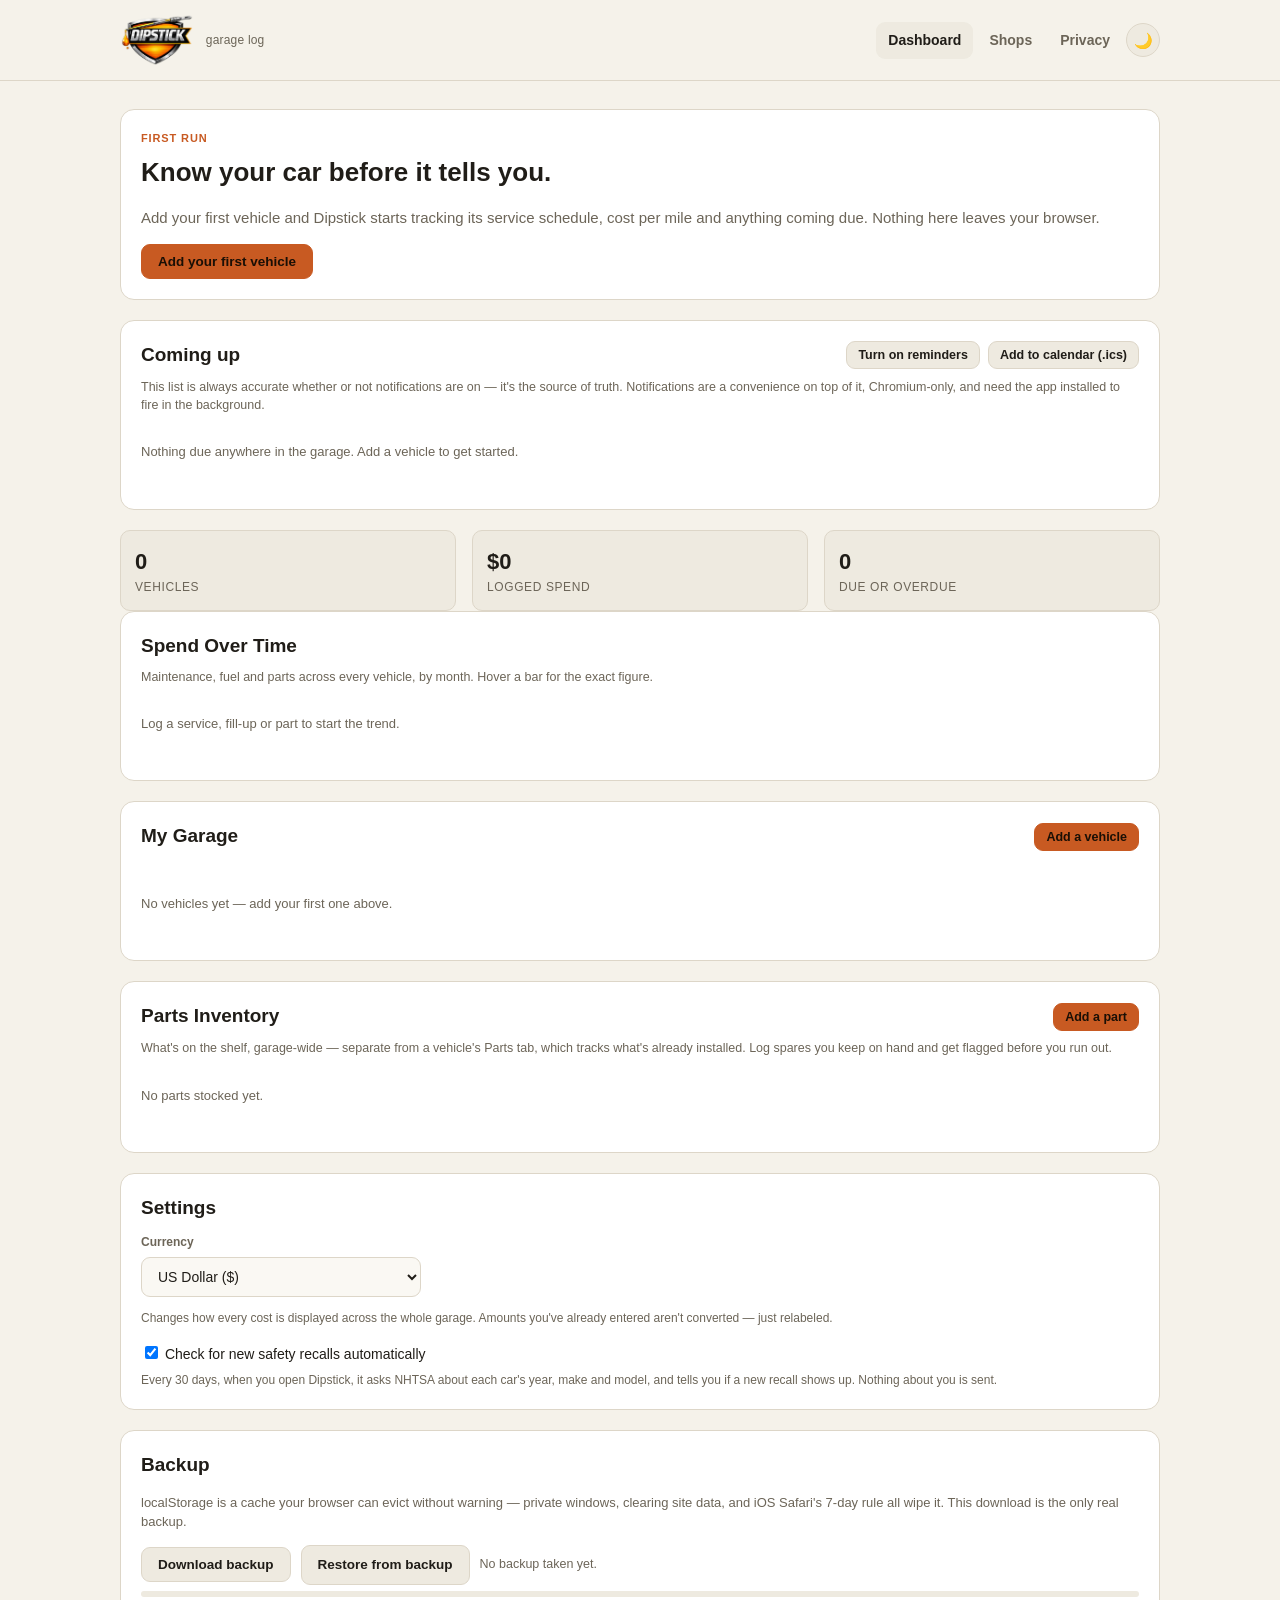
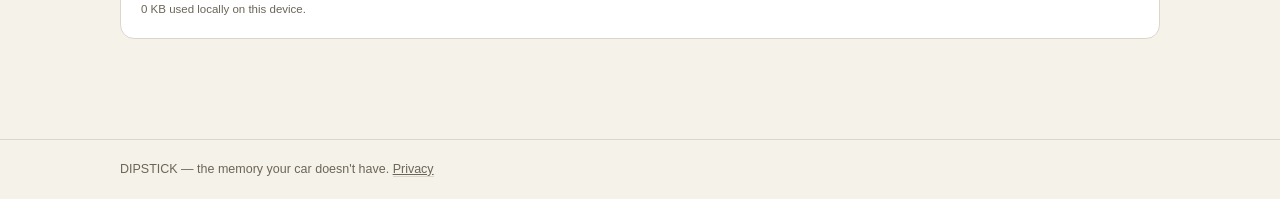
<file: index.html>
<!doctype html>
<html lang="en">
<head>
<meta charset="utf-8">
<script>(function(){try{var t=localStorage.getItem('dipstick.theme');if(t==='light'||t==='dark')document.documentElement.setAttribute('data-theme',t);}catch(e){}})();</script>
<meta name="viewport" content="width=device-width, initial-scale=1, viewport-fit=cover">
<title>Dipstick — Garage Dashboard</title>
<meta name="description" content="Vehicle maintenance, repair records and reminders that live on your device — no account, no server.">
<link rel="manifest" href="manifest.json">
<meta name="theme-color" content="#0b0d10">
<link rel="apple-touch-icon" href="icon-192.png">
<link rel="icon" href="favicon.png">
<link rel="stylesheet" href="app.css?v=20261012c">
</head>
<body>
<header>
  <div class="wrap">
    <a class="brand" href="index.html"><img class="mark" src="logo-mark.png" alt="Dipstick"><span class="tag">garage log</span></a>
    <nav>
      <a href="index.html" class="active">Dashboard</a>
      <a href="providers.html">Shops</a>
      <a href="privacy.html">Privacy</a>
      <button id="themeToggle" class="theme-toggle" type="button" aria-label="Toggle theme"></button>
    </nav>
  </div>
</header>

<main>
  <div class="wrap">

    <section id="setupSection" class="panel" style="display:none">
      <div class="kicker">First run</div>
      <h1>Know your car before it tells you.</h1>
      <p class="muted">Add your first vehicle and Dipstick starts tracking its service schedule, cost per mile and anything coming due. Nothing here leaves your browser.</p>
      <button class="btn primary" id="setupAddBtn" type="button">Add your first vehicle</button>
    </section>

    <section class="panel" id="remindersPanel">
      <div style="display:flex;align-items:center;justify-content:space-between;flex-wrap:wrap;gap:10px">
        <h2 style="margin:0">Coming up<span class="badge-count" id="overdueBadge" style="display:none"></span></h2>
        <div style="display:flex;gap:8px;flex-wrap:wrap">
          <button class="btn sm" id="remindersToggleBtn" type="button">Turn on reminders</button>
          <button class="btn sm" id="remindersTestBtn" type="button" style="display:none">Send a test</button>
          <button class="btn sm" id="icsExportBtn" type="button">Add to calendar (.ics)</button>
        </div>
      </div>
      <p class="muted" style="font-size:12.5px;margin:8px 0 4px" id="remindersHint">This list is always accurate whether or not notifications are on — it's the source of truth. Notifications are a convenience on top of it, Chromium-only, and need the app installed to fire in the background.</p>
      <div id="dueList"></div>
      <p class="empty-note" id="dueEmpty" style="display:none">Nothing due anywhere in the garage. Add a vehicle to get started.</p>
    </section>

    <section class="grid cols-3" id="fleetStats"></section>

    <section class="panel">
      <div style="display:flex;align-items:center;justify-content:space-between;flex-wrap:wrap;gap:10px">
        <h2 style="margin:0">Spend Over Time</h2>
        <span class="muted" id="spendChartTotal" style="font-size:12.5px"></span>
      </div>
      <p class="muted" style="font-size:12.5px;margin:8px 0 12px">Maintenance, fuel and parts across every vehicle, by month. Hover a bar for the exact figure.</p>
      <div id="spendChartHost"></div>
      <p class="empty-note" id="spendChartEmpty" style="display:none">Log a service, fill-up or part to start the trend.</p>
    </section>

    <section class="panel">
      <div style="display:flex;align-items:center;justify-content:space-between;flex-wrap:wrap;gap:10px">
        <h2 style="margin:0">My Garage</h2>
        <button class="btn primary sm" id="addCarToggle" type="button">Add a vehicle</button>
      </div>

      <div id="addCar" class="disclosure" style="margin-top:14px;display:none">
        <div class="inner" style="padding-top:14px">
          <div class="field full">
            <label for="vinInput">Have the VIN? (optional)</label>
            <div style="display:flex;gap:8px">
              <input id="vinInput" placeholder="17-character VIN" maxlength="17" style="flex:1">
              <button class="btn" id="vinLookupBtn" type="button">Look up</button>
            </div>
            <p class="muted" id="vinNote" style="font-size:12px;margin:2px 0 0"></p>
          </div>
          <form class="form-grid" id="vehicleForm">
            <div class="field"><label>Year</label><input id="vehicleYear" type="number" placeholder="2019" required></div>
            <div class="field"><label>Make</label><input id="vehicleMake" placeholder="Toyota" required></div>
            <div class="field"><label>Model</label><input id="vehicleModel" placeholder="Camry" required></div>
            <div class="field"><label>Trim</label><input id="vehicleTrim" placeholder="SE (optional)"></div>
            <div class="field"><label>Current mileage</label><input id="vehicleMileage" type="number" placeholder="42000"></div>
            <div class="field"><label>Purchase price</label><input id="vehiclePurchase" type="number" placeholder="optional"></div>
            <div class="field"><label>Mileage when bought</label><input id="vehiclePurchaseMileage" type="number" placeholder="optional"></div>
            <div class="field full"><label>Notes</label><input id="vehicleNotes" placeholder="optional"></div>
            <div class="field full"><button class="btn primary" type="submit">Save vehicle</button></div>
          </form>
        </div>
      </div>

      <div class="grid cols-2" id="vehicleGrid" style="margin-top:16px"></div>
      <p class="empty-note" id="vehicleEmpty" style="display:none">No vehicles yet — add your first one above.</p>
    </section>

    <section class="panel">
      <div style="display:flex;align-items:center;justify-content:space-between;flex-wrap:wrap;gap:10px">
        <h2 style="margin:0">Parts Inventory</h2>
        <button class="btn primary sm" id="addInvToggle" type="button">Add a part</button>
      </div>
      <p class="muted" style="font-size:12.5px;margin:8px 0 4px">What's on the shelf, garage-wide — separate from a vehicle's Parts tab, which tracks what's already installed. Log spares you keep on hand and get flagged before you run out.</p>

      <div id="addInv" class="disclosure" style="margin-top:10px;display:none">
        <div class="inner" style="padding-top:14px">
          <form class="form-grid" id="inventoryForm">
            <div class="field"><label>Part</label><input id="invName" placeholder="Oil filter, wiper blades…" required></div>
            <div class="field"><label>Quantity on hand</label><input id="invQuantity" type="number" min="0" placeholder="0"></div>
            <div class="field"><label>Reorder at</label><input id="invThreshold" type="number" min="0" placeholder="1"></div>
            <div class="field full"><label>Notes</label><input id="invNotes" placeholder="optional"></div>
            <div class="field full"><button class="btn primary" type="submit">Save part</button></div>
          </form>
        </div>
      </div>

      <div id="invList" style="margin-top:14px"></div>
      <p class="empty-note" id="invEmpty" style="display:none">No parts stocked yet.</p>
    </section>

    <section class="panel">
      <h2>Settings</h2>
      <div class="field" style="max-width:280px">
        <label>Currency</label>
        <select id="currencySelect"></select>
      </div>
      <p class="muted" style="font-size:12px;margin:6px 0 0">Changes how every cost is displayed across the whole garage. Amounts you've already entered aren't converted — just relabeled.</p>
      <div style="margin:16px 0 0"><label style="font-size:14px"><input type="checkbox" id="autoRecall"> Check for new safety recalls automatically</label></div>
      <p class="muted" style="font-size:12px;margin:6px 0 0">Every 30 days, when you open Dipstick, it asks NHTSA about each car's year, make and model, and tells you if a new recall shows up. Nothing about you is sent.</p>
    </section>

    <section class="panel">
      <h2>Backup</h2>
      <p class="muted" style="font-size:13px">localStorage is a cache your browser can evict without warning — private windows, clearing site data, and iOS Safari's 7-day rule all wipe it. This download is the only real backup.</p>
      <div style="display:flex;gap:10px;flex-wrap:wrap;align-items:center">
        <button class="btn" id="exportBtn" type="button">Download backup</button>
        <label class="btn" style="cursor:pointer">Restore from backup<input type="file" id="importFile" accept=".json" style="display:none"></label>
        <span class="muted" id="lastExportNote" style="font-size:12.5px"></span>
      </div>
      <div class="storage-meter"><i id="storageBar" style="width:0%"></i></div>
      <p class="muted" id="storageNote" style="font-size:11.5px;margin:4px 0 0"></p>
    </section>

  </div>
</main>

<footer>
  <div class="wrap">
    <span>DIPSTICK — the memory your car doesn't have. <a href="privacy.html" style="border-bottom:1px solid var(--line)">Privacy</a></span>
    <button class="btn sm" id="installBtn" type="button" style="display:none">Install app</button>
  </div>
</footer>

<div class="toast" id="toast" role="status" aria-live="polite"></div>

<script src="app.js?v=20261012c"></script>
<script>
(function(){
  var D = window.DIPSTICK;
  D.initThemeToggle(document.getElementById('themeToggle'));
  var toastTimer;
  function toast(msg){
    var t = document.getElementById('toast');
    t.textContent = msg; t.classList.add('show');
    clearTimeout(toastTimer);
    toastTimer = setTimeout(function(){ t.classList.remove('show'); }, 2600);
  }

  function pillHtml(status, label){
    return '<span class="pill '+status+'">'+D.esc(label||status)+'</span>';
  }

  function renderDue(){
    var items = D.reminderItems();
    var host = document.getElementById('dueList');
    var empty = document.getElementById('dueEmpty');
    var badge = document.getElementById('overdueBadge');
    var overdue = items.filter(function(i){ return i.status==='overdue'; }).length;
    if(overdue){ badge.style.display='inline-block'; badge.textContent = overdue; }
    else badge.style.display='none';
    if(!items.length){ host.innerHTML=''; empty.style.display='block'; return; }
    empty.style.display='none';
    host.innerHTML = items.map(function(i){
      return '<div class="due-item">'+pillHtml(i.status)+
        '<div style="flex:1"><div class="t">'+D.esc(i.title)+'</div><div class="d">'+D.esc(i.detail)+'</div></div></div>';
    }).join('');
  }

  function renderStats(){
    var s = D.fleetSummary();
    document.getElementById('fleetStats').innerHTML =
      '<div class="stat"><div class="n">'+s.vehicles+'</div><div class="l">Vehicles</div></div>'+
      '<div class="stat"><div class="n">'+D.fmtMoney(s.totalSpend)+'</div><div class="l">Logged spend</div></div>'+
      '<div class="stat"><div class="n">'+s.dueCount+'</div><div class="l">Due or overdue</div></div>';
  }

  function vehicleCardHtml(v){
    var due = D.topDue(v, 1)[0];
    var oc = D.ownershipCost(v);
    var photo = (v.photos&&v.photos[0]) ? '<img class="photo" src="'+v.photos[0]+'">' : '';
    var dueBit = due && due.status!=='ok' ? pillHtml(due.status, due.type) : (due ? pillHtml('ok','On schedule') : '');
    return '<a class="vehicle-card" href="vehicle.html?id='+encodeURIComponent(v.id)+'">'+photo+
      '<div class="title">'+D.esc(D.vehicleTitle(v))+'</div>'+
      '<div class="sub">'+D.fmtMiles(v.mileage)+(v.trim?' · '+D.esc(v.trim):'')+'</div>'+
      '<div style="display:flex;justify-content:space-between;align-items:center">'+dueBit+
      '<span class="muted" style="font-size:12px">'+(oc?D.fmtMoney(oc.perMile,2)+'/mi':'cost/mi —')+'</span></div>'+
      '</a>';
  }

  function renderVehicles(){
    var vehicles = D.getState().vehicles;
    var grid = document.getElementById('vehicleGrid');
    var empty = document.getElementById('vehicleEmpty');
    if(!vehicles.length){ grid.innerHTML=''; empty.style.display='block'; }
    else { empty.style.display='none'; grid.innerHTML = vehicles.map(vehicleCardHtml).join(''); }
  }

  function inventoryRowHtml(item){
    var st = D.inventoryStatus(item);
    return '<div class="due-item">'+pillHtml(st.status, st.status==='overdue'?'out':st.status==='soon'?'low':'ok')+
      '<div style="flex:1"><div class="t">'+D.esc(item.name)+'</div>'+
      '<div class="d">'+st.quantity+' on hand · reorder at '+item.reorderThreshold+(item.notes?' · '+D.esc(item.notes):'')+'</div></div>'+
      '<div style="display:flex;gap:6px;align-items:center">'+
      '<button class="btn sm" data-act="dec" data-id="'+item.id+'" type="button">&minus;</button>'+
      '<button class="btn sm" data-act="inc" data-id="'+item.id+'" type="button">+</button>'+
      '<button class="btn sm danger" data-act="del" data-id="'+item.id+'" type="button">Delete</button>'+
      '</div></div>';
  }

  function renderInventory(){
    var items = D.getState().inventory || [];
    var host = document.getElementById('invList');
    var empty = document.getElementById('invEmpty');
    if(!items.length){ host.innerHTML=''; empty.style.display='block'; return; }
    empty.style.display='none';
    host.innerHTML = items.map(inventoryRowHtml).join('');
    Array.prototype.forEach.call(host.querySelectorAll('button[data-act]'), function(btn){
      btn.addEventListener('click', function(){
        var id = this.dataset.id, act = this.dataset.act;
        if(act==='inc') D.adjustInventoryQty(id, 1);
        else if(act==='dec') D.adjustInventoryQty(id, -1);
        else if(act==='del'){ D.removeInventoryItem(id); }
        D.scheduleSave(); renderInventory(); renderDue();
      });
    });
  }

  function renderSpendChart(){
    var data = D.fleetMonthlySpend(12);
    var host = document.getElementById('spendChartHost');
    var empty = document.getElementById('spendChartEmpty');
    var totalAll = data.reduce(function(a,d){ return a+d.total; }, 0);
    document.getElementById('spendChartTotal').textContent = totalAll > 0 ? '12-month total: '+D.fmtMoney(totalAll) : '';
    if(totalAll <= 0){ host.innerHTML=''; empty.style.display='block'; return; }
    empty.style.display='none';
    var w = 760, h = 180, padBottom = 24;
    var max = Math.max.apply(null, data.map(function(d){ return d.total; }).concat([1]));
    var slot = w / data.length;
    var barW = Math.max(2, slot - 6);
    var bars = data.map(function(d, i){
      var isZero = d.total <= 0;
      var barH = isZero ? 2 : Math.max(3, Math.round((d.total/max) * (h-padBottom-14)));
      var x = i*slot + (slot-barW)/2;
      var y = h - padBottom - barH;
      var showLabel = (i % 3 === 0) || i === data.length-1;
      return '<g>'+
        '<rect x="'+x.toFixed(1)+'" y="'+y+'" width="'+barW.toFixed(1)+'" height="'+barH+'" rx="3" style="fill:'+(isZero?'var(--line)':'var(--accent)')+'"><title>'+D.esc(d.label)+': '+D.esc(D.fmtMoney(d.total))+'</title></rect>'+
        (showLabel ? '<text x="'+(x+barW/2).toFixed(1)+'" y="'+(h-6)+'" text-anchor="middle" font-size="10" style="fill:var(--muted)">'+D.esc(d.label)+'</text>' : '')+
        '</g>';
    }).join('');
    host.innerHTML = '<svg viewBox="0 0 '+w+' '+h+'" style="width:100%;height:auto;display:block" role="img" aria-label="Monthly spend across the garage, last 12 months">'+
      '<line x1="0" y1="'+(h-padBottom)+'" x2="'+w+'" y2="'+(h-padBottom)+'" style="stroke:var(--line)" stroke-width="1"/>'+
      bars+'</svg>';
  }

  function renderCurrencySelect(){
    var sel = document.getElementById('currencySelect');
    if(!sel.options.length){
      sel.innerHTML = D.CURRENCIES.map(function(c){ return '<option value="'+c.code+'">'+D.esc(c.label)+'</option>'; }).join('');
    }
    sel.value = D.getCurrency();
  }

  function renderStorage(){
    var bytes = D.estimateBytes(D.getState());
    var pct = Math.min(100, Math.round(bytes / D.STORAGE_LIMIT_BYTES * 100));
    document.getElementById('storageBar').style.width = pct+'%';
    document.getElementById('storageNote').textContent = (bytes/1024).toFixed(0)+' KB used locally on this device.';
    var last = D.getState().lastExportAt;
    document.getElementById('lastExportNote').textContent = last ? 'Last backup: '+D.fmtDate(last.slice(0,10)) : 'No backup taken yet.';
  }

  function renderAll(){
    document.getElementById('setupSection').style.display = D.getState().vehicles.length ? 'none' : 'block';
    renderDue(); renderStats(); renderSpendChart(); renderVehicles(); renderInventory(); renderCurrencySelect(); renderStorage();
  }

  function wireSetup(){
    document.getElementById('setupAddBtn').addEventListener('click', function(){
      document.getElementById('addCar').style.display='block';
      document.getElementById('addCar').scrollIntoView({behavior:'smooth'});
    });
    document.getElementById('addCarToggle').addEventListener('click', function(){
      var el = document.getElementById('addCar');
      el.style.display = el.style.display==='none' ? 'block' : 'none';
    });
    document.getElementById('addInvToggle').addEventListener('click', function(){
      var el = document.getElementById('addInv');
      el.style.display = el.style.display==='none' ? 'block' : 'none';
    });
  }

  function wireInventory(){
    document.getElementById('inventoryForm').addEventListener('submit', function(e){
      e.preventDefault();
      D.addInventoryItem({
        name: document.getElementById('invName').value.trim(),
        quantity: document.getElementById('invQuantity').value,
        reorderThreshold: document.getElementById('invThreshold').value,
        notes: document.getElementById('invNotes').value
      });
      D.scheduleSave(); this.reset(); renderInventory(); renderDue(); toast('Part added to inventory');
    });
  }

  function wireAutoRecall(){
    var box = document.getElementById('autoRecall');
    box.checked = D.getAutoRecall();
    box.addEventListener('change', function(){
      D.setAutoRecall(this.checked); D.scheduleSave();
      toast(this.checked ? 'Automatic recall checks on' : 'Automatic recall checks off');
      if (this.checked) runAutoRecalls();
    });
  }
  function runAutoRecalls(){
    D.autoRefreshRecalls(function(found){
      renderAll(); D.publishDigest(); D.refreshBadge();
      if (found.length) {
        var n = found.reduce(function(a,f){ return a+f.added; }, 0);
        toast(n+' new recall'+(n===1?'':'s')+' for '+(found.length===1 ? D.vehicleTitle(found[0].vehicle) : found.length+' of your cars')+'. See Coming up.');
      }
    });
  }

  function wireCurrency(){
    document.getElementById('currencySelect').addEventListener('change', function(){
      D.setCurrency(this.value);
      D.scheduleSave();
      renderAll();
      toast('Currency updated');
    });
  }

  function wireVin(){
    document.getElementById('vinLookupBtn').addEventListener('click', function(){
      var vin = document.getElementById('vinInput').value;
      var note = document.getElementById('vinNote');
      var btn = this;
      if(!vin){ note.textContent='Enter a VIN first.'; return; }
      btn.disabled=true; btn.textContent='Looking up…'; note.textContent='Asking NHTSA…';
      D.decodeVin(vin).then(function(res){
        if(!res.ok){ note.textContent = res.message; return; }
        var v = res.vehicle;
        document.getElementById('vehicleYear').value = v.year||'';
        document.getElementById('vehicleMake').value = v.make||'';
        document.getElementById('vehicleModel').value = v.model||'';
        if(v.trim) document.getElementById('vehicleTrim').value = v.trim;
        var sched = D.makeScheduleLabel({make:v.make});
        note.textContent = 'Found '+[v.year,v.make,v.model].filter(Boolean).join(' ')+
          (sched ? '. Service intervals will use the typical '+sched+' schedule.' : '');
      }).catch(function(){
        note.textContent = 'Could not reach NHTSA — you may be offline. Enter details by hand.';
      }).then(function(){ btn.disabled=false; btn.textContent='Look up'; });
    });

    document.getElementById('vehicleForm').addEventListener('submit', function(e){
      e.preventDefault();
      var v = D.addVehicle({
        year: document.getElementById('vehicleYear').value,
        make: document.getElementById('vehicleMake').value.trim(),
        model: document.getElementById('vehicleModel').value.trim(),
        trim: document.getElementById('vehicleTrim').value.trim(),
        mileage: Number(document.getElementById('vehicleMileage').value)||0,
        purchasePrice: document.getElementById('vehiclePurchase').value ? Number(document.getElementById('vehiclePurchase').value) : null,
        purchaseMileage: document.getElementById('vehiclePurchaseMileage').value ? Number(document.getElementById('vehiclePurchaseMileage').value) : null,
        notes: document.getElementById('vehicleNotes').value.trim(),
        vin: D.normalizeVin(document.getElementById('vinInput').value)
      });
      // saveState() (immediate), not scheduleSave() (debounced ~250ms) — the
      // very next line navigates away, which unloads the page and kills a
      // pending debounce timer before it fires. That raced silently: the
      // vehicle existed in memory long enough to build the redirect URL, but
      // never reached localStorage, so vehicle.html loaded a profile without
      // it and bounced straight back here.
      D.saveState().then(function(){
        window.location.href = 'vehicle.html?id='+encodeURIComponent(v.id);
      });
    });
  }

  function wireReminders(){
    function refreshBtn(){
      var sup = D.reminderSupport();
      var on = sup.notifications && sup.permission==='granted';
      document.getElementById('remindersToggleBtn').textContent = on ? 'Reminders on' : 'Turn on reminders';
      document.getElementById('remindersTestBtn').style.display = on ? 'inline-block' : 'none';
    }
    document.getElementById('remindersToggleBtn').addEventListener('click', function(){
      D.enableReminders().then(function(res){ toast(res.message); refreshBtn(); });
    });
    document.getElementById('remindersTestBtn').addEventListener('click', function(){
      D.testReminder().then(function(res){ toast(res.message); });
    });
    document.getElementById('icsExportBtn').addEventListener('click', function(){
      if(!D.exportReminderICS()) toast('Nothing due to add yet.');
    });
    refreshBtn();
  }

  function wireBackup(){
    document.getElementById('exportBtn').addEventListener('click', function(){ D.exportBackup(); renderStorage(); toast('Backup downloaded'); });
    document.getElementById('importFile').addEventListener('change', function(e){
      var file = e.target.files[0]; if(!file) return;
      var reader = new FileReader();
      reader.onload = function(){
        try{ D.importBackup(reader.result).then(function(){ toast('Backup restored'); location.reload(); }); }
        catch(err){ toast(err.message || 'Could not read that file'); }
      };
      reader.readAsText(file);
    });
  }

  function wireInstall(){
    var deferred;
    window.addEventListener('beforeinstallprompt', function(e){
      e.preventDefault(); deferred = e;
      document.getElementById('installBtn').style.display='inline-block';
    });
    document.getElementById('installBtn').addEventListener('click', function(){
      if(deferred) deferred.prompt();
    });
  }

  wireSetup(); wireVin(); wireReminders(); wireInventory(); wireCurrency(); wireAutoRecall(); wireBackup(); wireInstall();
  D.loadState(function(){ renderAll(); D.publishDigest(); D.refreshBadge(); document.getElementById('autoRecall').checked = D.getAutoRecall(); runAutoRecalls(); });

  if('serviceWorker' in navigator && location.protocol !== 'file:'){
    window.addEventListener('load', function(){ navigator.serviceWorker.register('sw.js').catch(function(){}); });
  }
})();
</script>
</body>
</html>
</file>
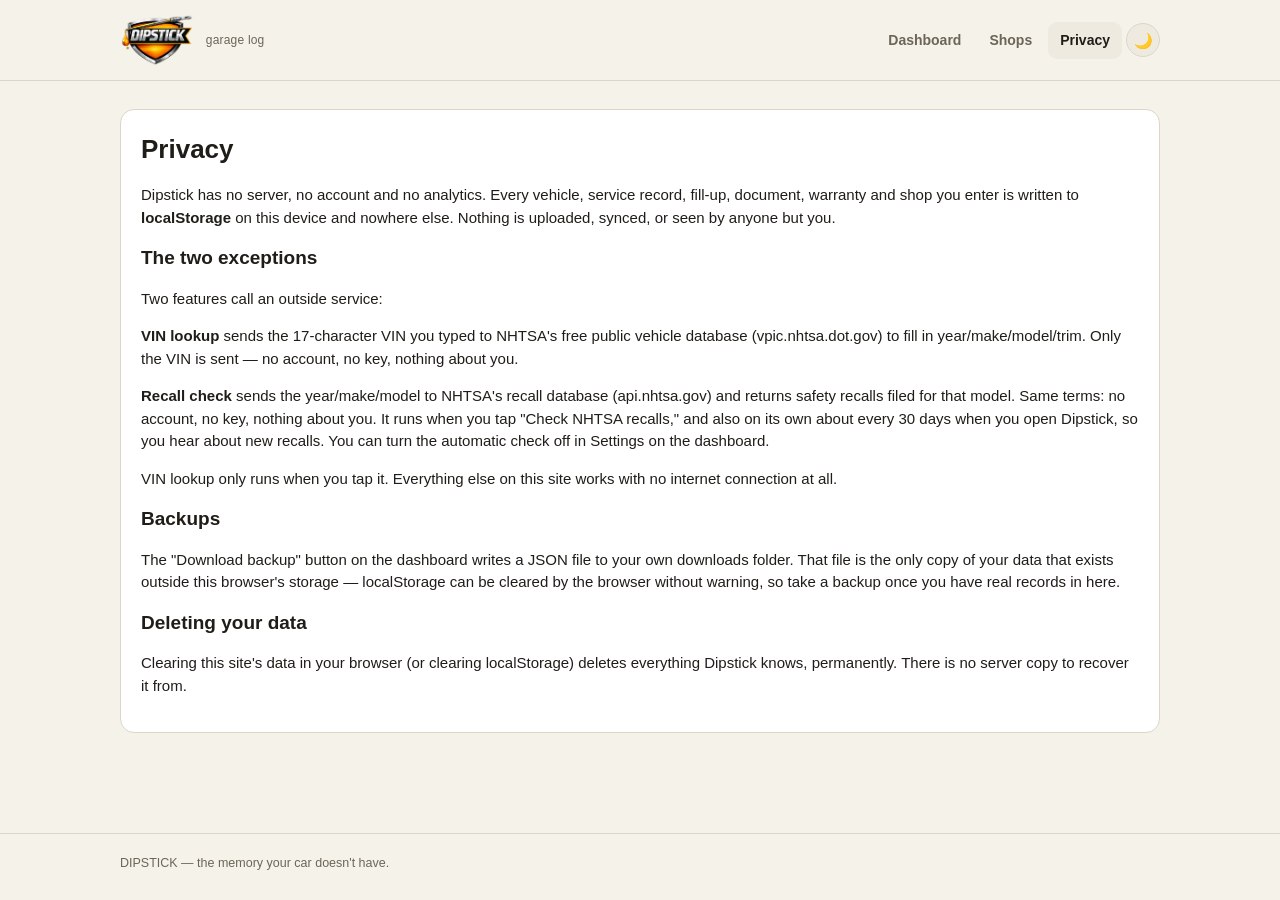
<file: privacy.html>
<!doctype html>
<html lang="en">
<head>
<meta charset="utf-8">
<script>(function(){try{var t=localStorage.getItem('dipstick.theme');if(t==='light'||t==='dark')document.documentElement.setAttribute('data-theme',t);}catch(e){}})();</script>
<meta name="viewport" content="width=device-width, initial-scale=1, viewport-fit=cover">
<title>Dipstick — Privacy</title>
<link rel="manifest" href="manifest.json">
<meta name="theme-color" content="#0b0d10">
<link rel="icon" href="favicon.png">
<link rel="stylesheet" href="app.css?v=20261012c">
</head>
<body>
<header>
  <div class="wrap">
    <a class="brand" href="index.html"><img class="mark" src="logo-mark.png" alt="Dipstick"><span class="tag">garage log</span></a>
    <nav><a href="index.html">Dashboard</a><a href="providers.html">Shops</a><a href="privacy.html" class="active">Privacy</a><button id="themeToggle" class="theme-toggle" type="button" aria-label="Toggle theme"></button></nav>
  </div>
</header>
<main><div class="wrap">
  <div class="panel">
    <h1>Privacy</h1>
    <p>Dipstick has no server, no account and no analytics. Every vehicle, service record, fill-up, document, warranty and shop you enter is written to <b>localStorage</b> on this device and nowhere else. Nothing is uploaded, synced, or seen by anyone but you.</p>
    <h2>The two exceptions</h2>
    <p>Two features call an outside service:</p>
    <p><b>VIN lookup</b> sends the 17-character VIN you typed to NHTSA's free public vehicle database (vpic.nhtsa.dot.gov) to fill in year/make/model/trim. Only the VIN is sent — no account, no key, nothing about you.</p>
    <p><b>Recall check</b> sends the year/make/model to NHTSA's recall database (api.nhtsa.gov) and returns safety recalls filed for that model. Same terms: no account, no key, nothing about you. It runs when you tap "Check NHTSA recalls," and also on its own about every 30 days when you open Dipstick, so you hear about new recalls. You can turn the automatic check off in Settings on the dashboard.</p>
    <p>VIN lookup only runs when you tap it. Everything else on this site works with no internet connection at all.</p>
    <h2>Backups</h2>
    <p>The "Download backup" button on the dashboard writes a JSON file to your own downloads folder. That file is the only copy of your data that exists outside this browser's storage — localStorage can be cleared by the browser without warning, so take a backup once you have real records in here.</p>
    <h2>Deleting your data</h2>
    <p>Clearing this site's data in your browser (or clearing localStorage) deletes everything Dipstick knows, permanently. There is no server copy to recover it from.</p>
  </div>
</div></main>
<footer><div class="wrap"><span>DIPSTICK — the memory your car doesn't have.</span></div></footer>
<script src="app.js?v=20261012c"></script>
<script>window.DIPSTICK.initThemeToggle(document.getElementById('themeToggle'));</script>
</body>
</html>
</file>
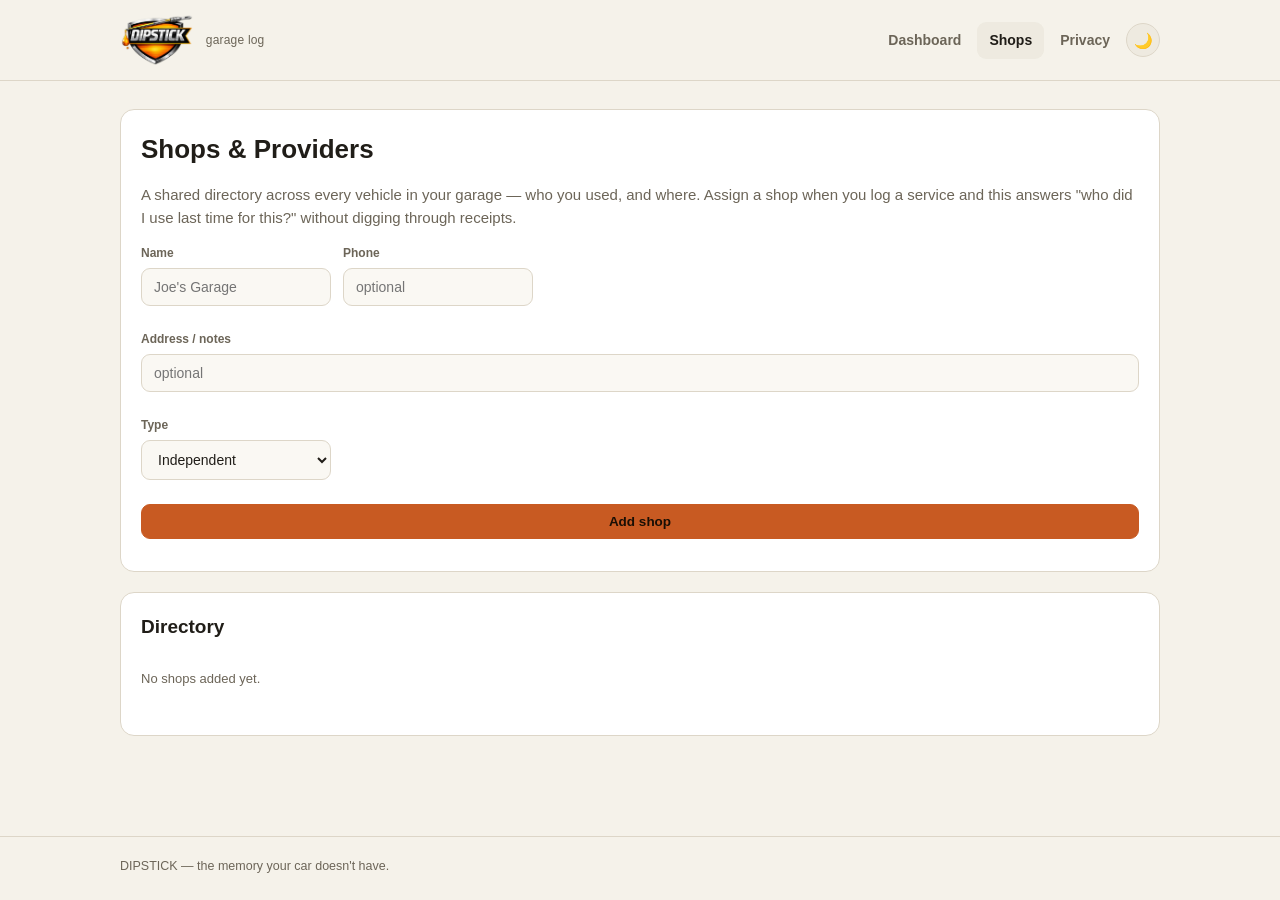
<file: providers.html>
<!doctype html>
<html lang="en">
<head>
<meta charset="utf-8">
<script>(function(){try{var t=localStorage.getItem('dipstick.theme');if(t==='light'||t==='dark')document.documentElement.setAttribute('data-theme',t);}catch(e){}})();</script>
<meta name="viewport" content="width=device-width, initial-scale=1, viewport-fit=cover">
<title>Dipstick — Shops &amp; Providers</title>
<link rel="manifest" href="manifest.json">
<meta name="theme-color" content="#0b0d10">
<link rel="icon" href="favicon.png">
<link rel="stylesheet" href="app.css?v=20261012c">
</head>
<body>
<header>
  <div class="wrap">
    <a class="brand" href="index.html"><img class="mark" src="logo-mark.png" alt="Dipstick"><span class="tag">garage log</span></a>
    <nav>
      <a href="index.html">Dashboard</a>
      <a href="providers.html" class="active">Shops</a>
      <a href="privacy.html">Privacy</a>
      <button id="themeToggle" class="theme-toggle" type="button" aria-label="Toggle theme"></button>
    </nav>
  </div>
</header>
<main>
  <div class="wrap">
    <div class="panel">
      <h1>Shops &amp; Providers</h1>
      <p class="muted">A shared directory across every vehicle in your garage — who you used, and where. Assign a shop when you log a service and this answers "who did I use last time for this?" without digging through receipts.</p>
      <form class="form-grid" id="providerForm">
        <div class="field"><label>Name</label><input id="pName" placeholder="Joe's Garage" required></div>
        <div class="field"><label>Phone</label><input id="pPhone" placeholder="optional"></div>
        <div class="field full"><label>Address / notes</label><input id="pAddress" placeholder="optional"></div>
        <div class="field"><label>Type</label>
          <select id="pTag"><option value="independent">Independent</option><option value="dealer">Dealer</option><option value="specialist">Specialist</option><option value="diy">DIY / self</option></select>
        </div>
        <div class="field full"><button class="btn primary" type="submit">Add shop</button></div>
      </form>
    </div>
    <div class="panel">
      <h2>Directory</h2>
      <div id="providerList"></div>
      <p class="empty-note" id="providerEmpty" style="display:none">No shops added yet.</p>
    </div>
  </div>
</main>
<footer><div class="wrap"><span>DIPSTICK — the memory your car doesn't have.</span></div></footer>
<div class="toast" id="toast" role="status" aria-live="polite"></div>
<script src="app.js?v=20261012c"></script>
<script>
(function(){
  var D = window.DIPSTICK;
  D.initThemeToggle(document.getElementById('themeToggle'));
  var toastTimer;
  function toast(msg){ var t=document.getElementById('toast'); t.textContent=msg; t.classList.add('show'); clearTimeout(toastTimer); toastTimer=setTimeout(function(){t.classList.remove('show');},2600); }

  function render(){
    var providers = D.getState().providers;
    document.getElementById('providerEmpty').style.display = providers.length ? 'none':'block';
    document.getElementById('providerList').innerHTML = providers.map(function(p){
      var usage = D.providerUsage(p.id);
      return '<div class="row"><div style="flex:1"><b>'+D.esc(p.name)+'</b> <span class="pill none">'+D.esc(p.tags&&p.tags[0]||'shop')+'</span>'+
        '<div class="muted" style="font-size:12.5px">'+D.esc(p.phone||'')+(p.phone&&p.address?' · ':'')+D.esc(p.address||'')+'</div>'+
        '<div class="muted" style="font-size:12px;margin-top:4px">'+(usage.length? 'Used '+usage.length+' time'+(usage.length===1?'':'s')+' — last: '+D.esc(D.vehicleTitle(usage[0].vehicle))+' on '+D.fmtDate(usage[0].record.date) : 'Not used on any logged service yet')+'</div></div>'+
        '<button class="btn sm danger" data-id="'+p.id+'">Delete</button></div>';
    }).join('');
    Array.prototype.forEach.call(document.querySelectorAll('#providerList [data-id]'), function(btn){
      btn.addEventListener('click', function(){ D.removeProvider(this.dataset.id); D.scheduleSave(); render(); });
    });
  }

  document.getElementById('providerForm').addEventListener('submit', function(e){
    e.preventDefault();
    D.addProvider({ name: document.getElementById('pName').value.trim(), phone: document.getElementById('pPhone').value,
      address: document.getElementById('pAddress').value, tags: [document.getElementById('pTag').value] });
    D.scheduleSave(); this.reset(); render(); toast('Shop added');
  });

  D.loadState(function(){ render(); });
})();
</script>
</body>
</html>
</file>
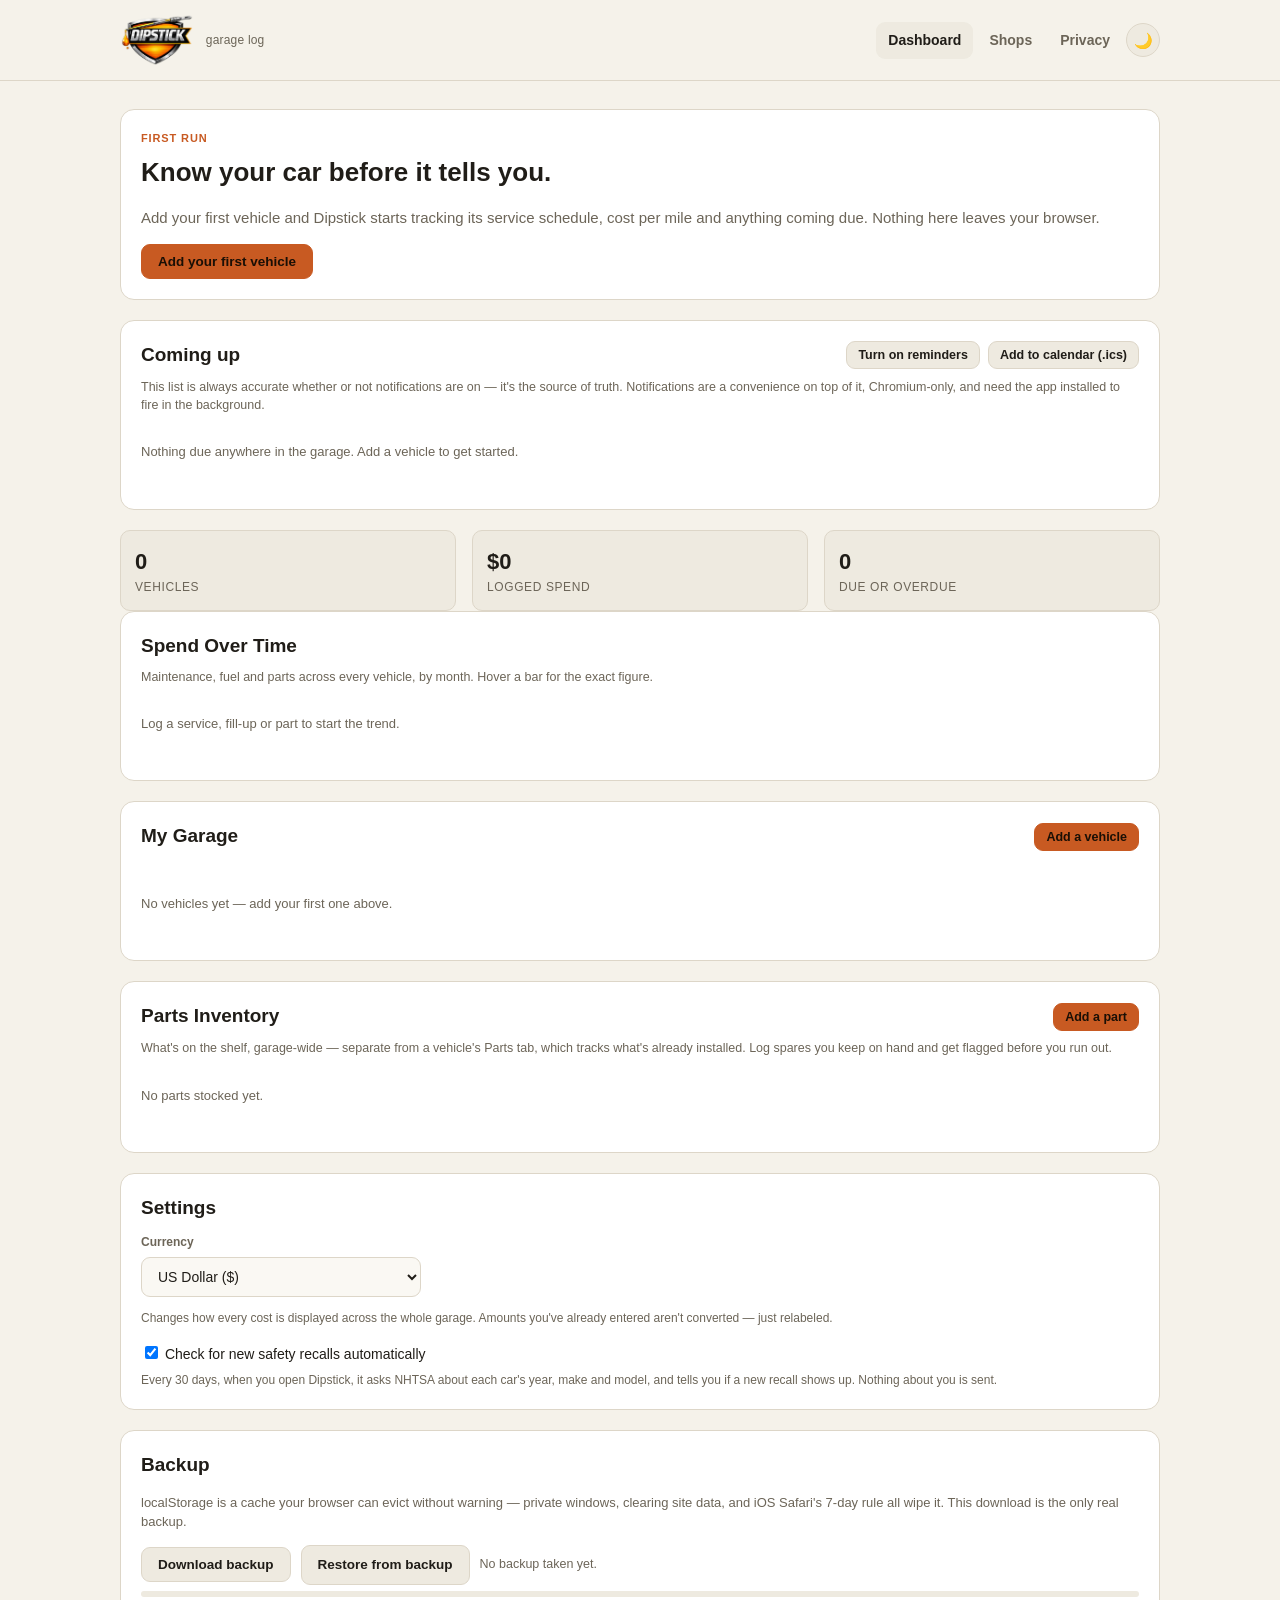
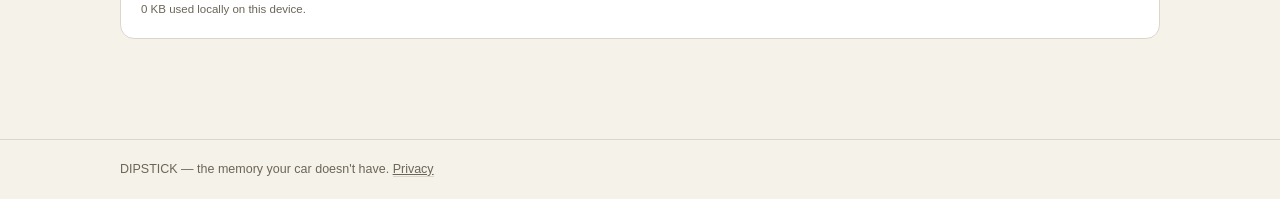
<file: vehicle.html>
<!doctype html>
<html lang="en">
<head>
<meta charset="utf-8">
<script>(function(){try{var t=localStorage.getItem('dipstick.theme');if(t==='light'||t==='dark')document.documentElement.setAttribute('data-theme',t);}catch(e){}})();</script>
<meta name="viewport" content="width=device-width, initial-scale=1, viewport-fit=cover">
<title>Dipstick — Vehicle</title>
<link rel="manifest" href="manifest.json">
<meta name="theme-color" content="#0b0d10">
<link rel="icon" href="favicon.png">
<link rel="stylesheet" href="app.css?v=20261012c">
</head>
<body>
<header class="no-print">
  <div class="wrap">
    <a class="brand" href="index.html"><img class="mark" src="logo-mark.png" alt="Dipstick"><span class="tag">garage log</span></a>
    <nav>
      <a href="index.html">Dashboard</a>
      <a href="providers.html">Shops</a>
      <a href="privacy.html">Privacy</a>
      <button id="themeToggle" class="theme-toggle" type="button" aria-label="Toggle theme"></button>
    </nav>
  </div>
</header>

<main>
  <div class="wrap">

    <div class="panel no-print" id="vehicleHeader"></div>

    <div class="panel no-print" id="repairAgePanel"></div>

    <div class="tabs no-print">
      <button data-tab="service" class="active">Service</button>
      <button data-tab="fuel">Fuel</button>
      <button data-tab="parts">Parts &amp; Tires</button>
      <button data-tab="docs">Documents</button>
      <button data-tab="warranty">Warranty</button>
      <button data-tab="insurance">Insurance</button>
      <button data-tab="cost">Cost</button>
      <button data-tab="trips">Trips</button>
      <button data-tab="obd">OBD2</button>
    </div>

    <!-- SERVICE -->
    <div class="tab-panel active no-print" id="tab-service">
      <div class="panel" id="dueListPanel"></div>
      <div class="panel">
        <div style="display:flex;justify-content:space-between;flex-wrap:wrap;gap:10px;align-items:center">
          <h2 style="margin:0">Log a Service</h2>
          <button class="btn sm" id="printBtn" type="button">Print / Save PDF</button>
        </div>
        <form class="form-grid" id="serviceForm" style="margin-top:12px">
          <div class="field"><label>Service type</label><input id="svcType" list="svcTypes" placeholder="Oil Change" required><datalist id="svcTypes"></datalist></div>
          <div class="field"><label>Date</label><input id="svcDate" type="date"></div>
          <div class="field"><label>Odometer</label><input id="svcMileage" type="number" placeholder="mi"></div>
          <div class="field"><label>Cost</label><input id="svcCost" type="number" placeholder="optional"></div>
          <div class="field"><label>Shop</label><select id="svcProvider"><option value="">Self / DIY</option></select></div>
          <div class="field full"><label>Notes</label><input id="svcNotes" placeholder="optional"></div>
          <div class="field full"><button class="btn primary" type="submit">Log service</button></div>
        </form>
      </div>
      <div class="panel">
        <h2>Intervals</h2>
        <p class="muted" style="font-size:12.5px">A starting point compiled from typical normal-duty figures, not your car's schedule — the owner's manual is the only authority. Blank a box to stop judging that dimension.</p>
        <div style="margin:8px 0"><label class="muted" style="font-size:12.5px"><input type="checkbox" id="severeDuty"> Severe duty (scales every interval ×0.7)</label></div>
        <div id="intervalEditor"></div>
      </div>
      <div class="panel">
        <h2>Service History <span class="muted" id="svcCount" style="font-size:12px;font-weight:400"></span></h2>
        <div class="table-scroll"><table id="svcTable"><thead><tr><th>Date</th><th>Service</th><th>Odometer</th><th>Cost</th><th>Shop</th><th></th></tr></thead><tbody></tbody></table></div>
        <div style="margin-top:10px"><button class="btn sm" id="csvMaintBtn" type="button">Export CSV</button></div>
      </div>
    </div>

    <!-- FUEL -->
    <div class="tab-panel no-print" id="tab-fuel">
      <div class="panel">
        <h2>Log a Fill-up</h2>
        <form class="form-grid" id="fuelForm">
          <div class="field"><label>Date</label><input id="fuelDate" type="date"></div>
          <div class="field"><label>Odometer</label><input id="fuelMileage" type="number" placeholder="mi" required></div>
          <div class="field"><label>Gallons</label><input id="fuelGallons" type="number" step="0.01" placeholder="or use kWh"></div>
          <div class="field"><label>kWh (EV)</label><input id="fuelKwh" type="number" step="0.1" placeholder="if electric"></div>
          <div class="field"><label>Total cost</label><input id="fuelPrice" type="number" step="0.01" placeholder="optional"></div>
          <div class="field"><label><input type="checkbox" id="fuelFull" checked> Filled to full</label></div>
          <div class="field full"><button class="btn primary" type="submit">Log fill-up</button></div>
        </form>
      </div>
      <div class="grid cols-3" id="fuelStats"></div>
      <div class="panel">
        <h2>Fuel Log</h2>
        <div class="table-scroll"><table id="fuelTable"><thead><tr><th>Date</th><th>Odometer</th><th>Amount</th><th>Cost</th><th>Full</th><th></th></tr></thead><tbody></tbody></table></div>
        <div style="margin-top:10px"><button class="btn sm" id="csvFuelBtn" type="button">Export CSV</button></div>
      </div>
    </div>

    <!-- PARTS & TIRES -->
    <div class="tab-panel no-print" id="tab-parts">
      <div class="panel">
        <h2>Add a Part</h2>
        <form class="form-grid" id="partForm">
          <div class="field"><label>Part</label><input id="partName" placeholder="Battery, wipers, belt…" required></div>
          <div class="field"><label>Brand</label><input id="partBrand" placeholder="optional"></div>
          <div class="field"><label>Installed on</label><input id="partDate" type="date"></div>
          <div class="field"><label>Odometer at install</label><input id="partMileage" type="number"></div>
          <div class="field"><label>Cost</label><input id="partCost" type="number" placeholder="optional"></div>
          <div class="field"><label>Expected life (miles)</label><input id="partLifeMiles" type="number" placeholder="optional"></div>
          <div class="field"><label>Expected life (months)</label><input id="partLifeMonths" type="number" placeholder="optional"></div>
          <div class="field full"><button class="btn primary" type="submit">Save part</button></div>
        </form>
      </div>
      <div class="panel">
        <h2>Parts</h2>
        <div id="partsList"></div>
        <p class="empty-note" id="partsEmpty" style="display:none">No parts logged yet.</p>
        <div style="margin-top:10px"><button class="btn sm" id="csvPartsBtn" type="button">Export CSV</button></div>
      </div>
      <div class="panel">
        <h2>Add Tires</h2>
        <form class="form-grid" id="tireForm">
          <div class="field"><label>Position</label><select id="tirePosition"><option>Full set</option><option>Front</option><option>Rear</option></select></div>
          <div class="field"><label>Brand</label><input id="tireBrand" placeholder="optional"></div>
          <div class="field"><label>Installed on</label><input id="tireDate" type="date"></div>
          <div class="field"><label>Odometer at install</label><input id="tireMileage" type="number"></div>
          <div class="field full"><button class="btn primary" type="submit">Save tires</button></div>
        </form>
      </div>
      <div class="panel">
        <h2>Tires &amp; Tread</h2>
        <div id="tiresList"></div>
        <p class="empty-note" id="tiresEmpty" style="display:none">No tires logged yet.</p>
      </div>
    </div>

    <!-- DOCUMENTS -->
    <div class="tab-panel no-print" id="tab-docs">
      <div class="panel">
        <h2>Add a Document</h2>
        <p class="muted" style="font-size:12.5px">Registration, insurance card, title, warranty booklet — stored on this device only, never uploaded anywhere.</p>
        <form class="form-grid" id="docForm">
          <div class="field"><label>Name</label><input id="docName" placeholder="Insurance card" required></div>
          <div class="field"><label>Category</label><select id="docCategory"><option value="insurance">Insurance</option><option value="registration">Registration</option><option value="title">Title</option><option value="warranty">Warranty</option><option value="other">Other</option></select></div>
          <div class="field"><label>Expires on</label><input id="docExpires" type="date"></div>
          <div class="field"><label>File (image or PDF, optional)</label><input id="docFile" type="file" accept="image/*,application/pdf"></div>
          <div class="field full"><button class="btn primary" type="submit">Save document</button></div>
        </form>
      </div>
      <div class="panel">
        <h2>Documents</h2>
        <div id="docsList"></div>
        <p class="empty-note" id="docsEmpty" style="display:none">No documents saved yet.</p>
      </div>
    </div>

    <!-- WARRANTY -->
    <div class="tab-panel no-print" id="tab-warranty">
      <div class="panel">
        <h2>Add a Warranty</h2>
        <form class="form-grid" id="warrantyForm">
          <div class="field"><label>Name</label><input id="warrName" placeholder="Powertrain warranty" required></div>
          <div class="field"><label>Provider</label><input id="warrProvider" placeholder="optional"></div>
          <div class="field"><label>Expires on</label><input id="warrExpiresOn" type="date"></div>
          <div class="field"><label>Expires at mileage</label><input id="warrExpiresMileage" type="number" placeholder="optional"></div>
          <div class="field full"><label>Notes</label><input id="warrNotes" placeholder="optional"></div>
          <div class="field full"><button class="btn primary" type="submit">Save warranty</button></div>
        </form>
      </div>
      <div class="panel">
        <h2>Warranties</h2>
        <div id="warrList"></div>
        <p class="empty-note" id="warrEmpty" style="display:none">No warranties saved yet.</p>
      </div>
    </div>

    <!-- INSURANCE -->
    <div class="tab-panel no-print" id="tab-insurance">
      <div class="panel">
        <h2>Log a Claim</h2>
        <p class="muted" style="font-size:12.5px">A dedicated record for accidents and claims, separate from routine maintenance — what happened, what you filed, what came back.</p>
        <form class="form-grid" id="claimForm">
          <div class="field"><label>Date</label><input id="claimDate" type="date" required></div>
          <div class="field"><label>Category</label>
            <select id="claimCategory">
              <option value="accident">Accident</option>
              <option value="theft">Theft</option>
              <option value="glass">Glass</option>
              <option value="weather">Weather</option>
              <option value="liability">Liability</option>
              <option value="other">Other</option>
            </select>
          </div>
          <div class="field"><label>Insurer</label><input id="claimInsurer" placeholder="optional"></div>
          <div class="field"><label>Status</label>
            <select id="claimStatus">
              <option value="filed">Filed</option>
              <option value="approved">Approved</option>
              <option value="denied">Denied</option>
              <option value="closed">Closed</option>
            </select>
          </div>
          <div class="field full"><label>What happened</label><input id="claimDescription" placeholder="Rear-ended at a light, bumper and taillight damage" required></div>
          <div class="field"><label>Amount claimed</label><input id="claimClaimedAmount" type="number" placeholder="optional"></div>
          <div class="field"><label>Deductible</label><input id="claimDeductible" type="number" placeholder="optional"></div>
          <div class="field"><label>Paid out</label><input id="claimPaidAmount" type="number" placeholder="optional"></div>
          <div class="field full"><label>Notes</label><input id="claimNotes" placeholder="optional"></div>
          <div class="field full"><button class="btn primary" type="submit">Save claim</button></div>
        </form>
      </div>
      <div class="panel">
        <h2>Claims</h2>
        <div id="claimList"></div>
        <p class="empty-note" id="claimEmpty" style="display:none">No claims logged yet.</p>
        <div style="margin-top:10px"><button class="btn sm" id="csvClaimBtn" type="button">Export CSV</button></div>
      </div>
    </div>

    <!-- COST -->
    <div class="tab-panel no-print" id="tab-cost">
      <div class="panel">
        <h2>True Cost of Ownership</h2>
        <p class="muted" style="font-size:12.5px">Depreciation plus every dollar logged — maintenance, parts and fuel — divided by miles driven since purchase. This is the number fuel-and-service-only apps leave out.</p>
        <div id="costSummary"></div>
      </div>
      <div class="panel">
        <h2>Value Over Time</h2>
        <form class="form-grid" id="valuationForm">
          <div class="field"><label>Date</label><input id="valDate" type="date"></div>
          <div class="field"><label>Estimated value</label><input id="valAmount" type="number" required></div>
          <div class="field full"><button class="btn" type="submit">Add valuation</button></div>
        </form>
        <div class="table-scroll"><table id="valTable" style="margin-top:12px"><thead><tr><th>Date</th><th>Value</th></tr></thead><tbody></tbody></table></div>
      </div>
    </div>

    <!-- TRIPS -->
    <div class="tab-panel no-print" id="tab-trips">
      <div class="panel" id="mileageSuggestPanel" style="display:none"></div>
      <div class="panel" id="tripSupportPanel"></div>
      <div class="panel" id="tripLivePanel" style="display:none">
        <h2 style="margin:0 0 6px">Trip in progress</h2>
        <div class="grid cols-3">
          <div class="stat"><div class="n" id="tripLiveMiles">0.0</div><div class="l">Miles so far</div></div>
          <div class="stat"><div class="n" id="tripLiveTime">0:00</div><div class="l">Elapsed</div></div>
          <div class="stat"><div class="n" id="tripLivePoints">0</div><div class="l">GPS points</div></div>
        </div>
        <p class="muted" id="tripLiveNote" style="font-size:12.5px;margin-top:10px">Keep this tab open — location stops updating the moment you leave it.</p>
        <div style="display:flex;gap:8px;margin-top:6px">
          <button class="btn primary" id="tripStopBtn" type="button">Stop &amp; save trip</button>
          <button class="btn danger" id="tripDiscardBtn" type="button">Discard</button>
        </div>
      </div>
      <div class="panel" id="tripStartPanel">
        <h2 style="margin:0 0 6px">Log a Trip</h2>
        <p class="muted" style="font-size:12.5px">Distance is measured by GPS while this tab stays open — no background tracking, nothing runs once you close it. Good for the "how far did I actually drive this week" question; not a replacement for the odometer.</p>
        <button class="btn primary" id="tripStartBtn" type="button">Start trip</button>
      </div>
      <div class="panel">
        <h2>Trip Log <span class="muted" id="tripCount" style="font-size:12px;font-weight:400"></span></h2>
        <div id="tripsList"></div>
        <p class="empty-note" id="tripsEmpty" style="display:none">No trips logged yet.</p>
      </div>
    </div>

    <!-- OBD2 -->
    <div class="tab-panel no-print" id="tab-obd">
      <div class="panel" id="obdSupportPanel"></div>
      <div class="panel">
        <div style="display:flex;justify-content:space-between;align-items:center;flex-wrap:wrap;gap:10px">
          <h2 style="margin:0">Adapter</h2>
          <div style="display:flex;gap:8px">
            <button class="btn primary" id="obdConnectBtn" type="button">Connect adapter</button>
            <button class="btn danger" id="obdDisconnectBtn" type="button" style="display:none">Disconnect</button>
          </div>
        </div>
        <p class="muted" style="font-size:12.5px;margin-top:8px">Works with <b>BLE</b> OBD2 adapters only — Vgate iCar Pro BLE, OBDLink CX/MX+, Kiwi 3, and similar. Most classic $10 ELM327 dongles use Bluetooth Classic, which no website can reach; check your adapter's listing for "Bluetooth Low Energy" or "BLE" before buying one for this. Chrome or Edge only — Safari and iOS don't support this at all, in any app.</p>
        <div id="obdStatus" style="margin-top:10px"></div>
      </div>
      <div class="panel" id="obdLivePanel" style="display:none">
        <div style="display:flex;justify-content:space-between;align-items:center;flex-wrap:wrap;gap:10px">
          <h2 style="margin:0">Live Readings</h2>
          <button class="btn sm" id="obdLiveToggleBtn" type="button">Start live read</button>
        </div>
        <div class="grid cols-3" id="obdGauges" style="margin-top:12px"></div>
      </div>
      <div class="panel" id="obdDtcPanel" style="display:none">
        <div style="display:flex;justify-content:space-between;align-items:center;flex-wrap:wrap;gap:10px">
          <h2 style="margin:0">Trouble Codes</h2>
          <div style="display:flex;gap:8px">
            <button class="btn sm" id="obdReadDtcBtn" type="button">Read codes</button>
            <button class="btn sm danger" id="obdClearDtcBtn" type="button">Clear codes</button>
          </div>
        </div>
        <div id="obdDtcList" style="margin-top:10px"></div>
      </div>
      <div class="panel">
        <h2>Diagnostic History <span class="muted" id="dtcEventCount" style="font-size:12px;font-weight:400"></span></h2>
        <div id="dtcEventsList"></div>
        <p class="empty-note" id="dtcEventsEmpty" style="display:none">No reads yet.</p>
      </div>
    </div>

    <!-- Print-only service record -->
    <div id="printArea"></div>

  </div>
</main>

<footer class="no-print">
  <div class="wrap"><span>DIPSTICK — the memory your car doesn't have.</span></div>
</footer>

<div class="toast" id="toast" role="status" aria-live="polite"></div>

<script src="app.js?v=20261012c"></script>
<script>
(function(){
  var D = window.DIPSTICK;
  D.initThemeToggle(document.getElementById('themeToggle'));
  var vehicleId = new URLSearchParams(location.search).get('id');
  var toastTimer;
  function toast(msg){
    var t=document.getElementById('toast'); t.textContent=msg; t.classList.add('show');
    clearTimeout(toastTimer); toastTimer=setTimeout(function(){t.classList.remove('show');},2600);
  }
  function v(){ return D.getVehicle(vehicleId); }
  function pill(status,label){ return '<span class="pill '+status+'">'+D.esc(label||status)+'</span>'; }

  function renderHeader(){
    var veh = v();
    var recall = D.recallStatus(veh);
    var recallHtml = recall.checked
      ? (recall.count
          ? '<span class="pill '+(recall.urgent?'overdue':'soon')+'">'+recall.count+' recall'+(recall.count===1?'':'s')+' for this model</span>'
          : (recall.modelMatched
              ? '<span class="pill ok">No recalls on file</span>'
              : '<span class="pill soon">Model name not found at NHTSA</span>')) + ' <span class="muted" style="font-size:11.5px">checked '+D.fmtDate(recall.days!=null?D.shiftDays(D.todayKey(),-recall.days):'')+'</span>'
      : '<span class="muted" style="font-size:12.5px">Not checked yet</span>';
    var mc = D.mileageCheckinStatus(veh);
    var checkinHtml = (mc.status==='overdue' || mc.status==='soon')
      ? pill(mc.status, mc.status==='overdue' ? 'Please confirm mileage' : 'Confirm mileage')+' <span class="muted" style="font-size:11.5px">'+(mc.lastUpdated ? mc.daysSince+' days since last confirmed' : 'never confirmed')+'</span>'
      : '<span class="muted" style="font-size:11.5px">'+(mc.lastUpdated ? 'Confirmed '+D.fmtDate(mc.lastUpdated) : '')+'</span>';
    document.getElementById('vehicleHeader').innerHTML =
      '<div style="display:flex;justify-content:space-between;flex-wrap:wrap;gap:14px">'+
      '<div><div class="kicker">'+(veh.vin?'VIN '+D.esc(veh.vin):'No VIN on file')+'</div>'+
      '<h1>'+D.esc(D.vehicleTitle(veh))+(veh.trim?' '+D.esc(veh.trim):'')+'</h1>'+
      '<div class="muted">'+D.fmtMiles(veh.mileage)+' on the odometer'+(veh.notes?' · '+D.esc(veh.notes):'')+'</div></div>'+
      '<div class="recall-box"><div style="margin-bottom:8px">'+recallHtml+'</div>'+
      '<button class="btn sm" id="recallBtn" type="button">Check NHTSA recalls</button> '+
      '<button class="btn sm danger" id="deleteVehicleBtn" type="button">Delete vehicle</button></div>'+
      '</div>'+
      '<div class="field" style="max-width:280px;margin-top:14px"><label>Update odometer</label>'+
      '<input id="odoUpdate" type="number" value="'+(veh.mileage||'')+'">'+
      '<div style="margin-top:6px">'+checkinHtml+'</div></div>';

    document.getElementById('recallBtn').addEventListener('click', function(){
      var btn=this; btn.disabled=true; btn.textContent='Checking…';
      D.refreshRecalls(veh).then(function(rec){
          try {
            D.scheduleSave(); renderHeader();
            toast(rec.count ? rec.count+' recall'+(rec.count===1?'':'s')+' found'+(rec.query.nhtsaModel && rec.query.nhtsaModel.toUpperCase()!==String(veh.model).toUpperCase() ? ' (searched as '+rec.query.nhtsaModel+')' : '')
              : rec.modelMatched ? 'No recalls on file for this model' : 'NHTSA doesn\'t list "'+veh.model+'". Try the model name as it appears on your registration.');
          } catch (e) { if (window.console) console.error('[dipstick] recall display', e); toast('Recalls checked. Reload the page to see them.'); }
        }, function(err){
          var m = String(err && err.message);
          if (window.console) console.error('[dipstick] recall check', err);
          toast(m==='need_year_make_model' ? 'Add year, make and model first'
            : m==='timeout' ? 'NHTSA is taking too long to answer. Try again in a minute.'
            : m==='offline' ? 'You look offline. Connect and try again.'
            : 'NHTSA had a problem answering ('+m+'). Try again later.');
        })
        .then(function(){ btn.disabled=false; btn.textContent='Check NHTSA recalls'; });
    });
    document.getElementById('deleteVehicleBtn').addEventListener('click', function(){
      if(!confirm('Delete this vehicle and all its records? This cannot be undone.')) return;
      D.removeVehicle(vehicleId);
      // saveState(), not scheduleSave() — navigating immediately after would
      // otherwise unload the page before the debounced save ever fires, and
      // the "deleted" vehicle would simply reappear on the next visit.
      D.saveState().then(function(){ location.href='index.html'; });
    });
    document.getElementById('odoUpdate').addEventListener('change', function(){
      var miles = Number(this.value);
      if (miles >= 0) D.recordMileage(veh, miles, D.todayKey(), true);
      D.scheduleSave(); renderAll();
    });
  }

  /**
   * REPAIR AGE — condition age vs. calendar age, built entirely from this
   * vehicle's own logged history (see D.repairAgeReport in app.js for the
   * math). Gates itself off rather than showing a confident-looking number
   * with nothing behind it.
   */
  function renderRepairAge(){
    var veh = v();
    var panel = document.getElementById('repairAgePanel');
    var report = D.repairAgeReport(veh);
    if (!report.available){
      var msg = report.reason === 'no_year'
        ? 'Add this vehicle\'s model year above to unlock Repair Age.'
        : 'Not enough logged history yet. Repair Age needs signal from at least 3 of: service schedule, fault codes, insurance claims, mileage pace, fuel efficiency — currently tracking '+(report.signalPoints||0)+' of 5.';
      panel.innerHTML = '<h2 style="margin-bottom:4px">Repair Age</h2>'+
        '<div class="muted" style="font-size:12.5px;margin-bottom:8px">Condition age vs. calendar age, built from this vehicle\'s own history.</div>'+
        '<p class="empty-note">'+D.esc(msg)+'</p>';
      return;
    }
    var diff = report.delta;
    var pillStatus = Math.abs(diff) < 0.3 ? 'none' : (diff <= 0 ? 'ok' : (diff >= 1.5 ? 'overdue' : 'soon'));
    var diffLabel = Math.abs(diff) < 0.3
      ? 'On pace with its age'
      : (diff > 0
          ? 'Aging '+Math.abs(diff).toFixed(1)+' yr'+(Math.abs(diff)===1?'':'s')+' harder than the calendar says'
          : 'Holding up '+Math.abs(diff).toFixed(1)+' yr'+(Math.abs(diff)===1?'':'s')+' younger than the calendar says');
    panel.innerHTML =
      '<div style="display:flex;justify-content:space-between;align-items:flex-start;flex-wrap:wrap;gap:14px">'+
      '<div><h2 style="margin-bottom:2px">Repair Age</h2>'+
      '<div class="muted" style="font-size:12.5px;max-width:46ch">Condition age vs. calendar age, from this vehicle\'s own service, fault-code, claim, mileage and fuel-efficiency history.</div></div>'+
      pill(pillStatus, diffLabel)+
      '</div>'+
      '<div style="display:flex;gap:12px;flex-wrap:wrap;margin-top:14px">'+
      '<div class="stat" style="flex:1;min-width:140px"><div class="n">'+report.chronologicalAge+'</div><div class="l">Calendar age (yrs)</div></div>'+
      '<div class="stat" style="flex:1;min-width:140px"><div class="n">'+report.repairAge+'</div><div class="l">Repair age (yrs)</div></div>'+
      '</div>'+
      '<details style="margin-top:12px">'+
      '<summary style="cursor:pointer;font-size:12.5px;color:var(--muted);font-weight:700">What\'s behind this ('+report.signalPoints+' signal'+(report.signalPoints===1?'':'s')+')</summary>'+
      '<div style="margin-top:6px">'+
      report.signals.map(function(s){
        var d = s.delta;
        var sLabel = Math.abs(d) < 0.05 ? 'neutral' : ((d>0?'+':'')+d.toFixed(1)+' yr'+(Math.abs(d)===1?'':'s'));
        var sStatus = Math.abs(d) < 0.05 ? 'none' : (d > 0 ? (d>=1?'overdue':'soon') : 'ok');
        return '<div class="due-item">'+pill(sStatus, sLabel)+
          '<div style="flex:1"><div class="t">'+D.esc(s.label)+'</div><div class="d">'+D.esc(s.detail)+'</div></div></div>';
      }).join('')+
      '</div></details>';
  }

  function renderDue(){
    var veh=v();
    var list = D.vehicleDueList(veh);
    document.getElementById('dueListPanel').innerHTML = '<h2>Service Schedule</h2>' + (list.length ? list.map(function(d){
      return '<div class="due-item">'+pill(d.status, d.status==='none'?'No history':d.status)+
        '<div style="flex:1"><div class="t">'+D.esc(d.type)+'</div><div class="d">'+
        (d.status==='none' ? 'Never logged — using the '+ (D.makeScheduleLabel(veh)||'generic') +' schedule' : D.dueDetail(d))+'</div></div></div>';
    }).join('') : '<p class="empty-note">No service types tracked yet — log one below.</p>');
  }

  function renderIntervalEditor(){
    var veh=v();
    document.getElementById('severeDuty').checked = veh.duty==='severe';
    var types = D.serviceTypesFor(veh);
    document.getElementById('intervalEditor').innerHTML = types.map(function(t){
      var iv = D.serviceInterval(veh, t);
      var src = D.intervalSource(veh, t);
      return '<div class="row"><div style="flex:1"><b>'+D.esc(t)+'</b> <span class="muted" style="font-size:11px">('+src+')</span></div>'+
        '<input data-type="'+D.esc(t)+'" data-field="miles" type="number" style="width:90px" placeholder="mi" value="'+(iv.miles||'')+'">'+
        '<input data-type="'+D.esc(t)+'" data-field="months" type="number" style="width:80px" placeholder="mo" value="'+(iv.months||'')+'">'+
        '</div>';
    }).join('');
    Array.prototype.forEach.call(document.querySelectorAll('#intervalEditor input'), function(inp){
      inp.addEventListener('change', function(){
        var type=this.dataset.type, field=this.dataset.field;
        veh.intervals[type] = veh.intervals[type] || {};
        veh.intervals[type][field] = this.value===''? null : Number(this.value);
        D.scheduleSave(); renderDue(); renderIntervalEditor();
      });
    });
    document.getElementById('severeDuty').addEventListener('change', function(){
      veh.duty = this.checked ? 'severe':'normal';
      D.scheduleSave(); renderDue(); renderIntervalEditor();
    }, {once:true});
  }

  function renderProviderOptions(){
    var sel=document.getElementById('svcProvider');
    var providers = D.getState().providers;
    sel.innerHTML = '<option value="">Self / DIY</option>' + providers.map(function(p){
      return '<option value="'+p.id+'">'+D.esc(p.name)+'</option>';
    }).join('');
  }

  function renderSvcTable(){
    var veh=v();
    var rows = (veh.maintenance||[]).slice().sort(function(a,b){return a.date<b.date?1:-1;});
    document.getElementById('svcCount').textContent = '('+rows.length+' logged)';
    document.getElementById('svcTable').querySelector('tbody').innerHTML = rows.map(function(r){
      var p = r.providerId ? D.getProvider(r.providerId) : null;
      return '<tr><td>'+D.fmtDate(r.date)+'</td><td>'+D.esc(r.type)+(r.diy?' <span class="muted">(DIY)</span>':'')+'</td><td>'+D.fmtMiles(r.mileage)+'</td><td>'+(r.cost!=null?D.fmtMoney(r.cost):'—')+'</td><td>'+(p?D.esc(p.name):'—')+'</td>'+
        '<td><button class="btn sm danger" data-id="'+r.id+'">Delete</button></td></tr>';
    }).join('');
    Array.prototype.forEach.call(document.querySelectorAll('#svcTable [data-id]'), function(btn){
      btn.addEventListener('click', function(){
        D.removeMaintenance(veh, this.dataset.id); D.scheduleSave(); renderAll();
      });
    });
    var dl = document.getElementById('svcTypes');
    dl.innerHTML = D.LOG_TYPE_SUGGESTIONS.map(function(t){ return '<option value="'+t+'">'; }).join('');
  }

  function renderFuel(){
    var veh=v();
    var stats = D.fuelStats(veh);
    document.getElementById('fuelStats').innerHTML =
      '<div class="stat"><div class="n">'+(stats.avg?stats.avg.toFixed(1):'—')+'</div><div class="l">Avg '+stats.unit+'</div></div>'+
      '<div class="stat"><div class="n">'+(stats.last?stats.last.toFixed(1):'—')+'</div><div class="l">Last fill '+stats.unit+'</div></div>'+
      '<div class="stat"><div class="n">'+D.fmtMoney(stats.totalSpend)+'</div><div class="l">Total fuel spend</div></div>';
    var rows = D.fuelEntries(veh);
    document.getElementById('fuelTable').querySelector('tbody').innerHTML = rows.map(function(r){
      var amt = r.gallons ? r.gallons+' gal' : (r.kwh ? r.kwh+' kWh' : '—');
      return '<tr><td>'+D.fmtDate(r.date)+'</td><td>'+D.fmtMiles(r.mileage)+'</td><td>'+amt+'</td><td>'+(r.price!=null?D.fmtMoney(r.price):'—')+'</td><td>'+(r.full?'Yes':'Partial')+'</td>'+
        '<td><button class="btn sm danger" data-id="'+r.id+'">Delete</button></td></tr>';
    }).join('');
    Array.prototype.forEach.call(document.querySelectorAll('#fuelTable [data-id]'), function(btn){
      btn.addEventListener('click', function(){ D.removeFuelEntry(veh,this.dataset.id); D.scheduleSave(); renderFuel(); renderRepairAge(); });
    });
  }

  function renderParts(){
    var veh=v();
    var parts = veh.parts||[];
    document.getElementById('partsEmpty').style.display = parts.length?'none':'block';
    document.getElementById('partsList').innerHTML = parts.map(function(p){
      var st = D.partStatus(p, veh);
      return '<div class="due-item">'+pill(st.status)+'<div style="flex:1"><div class="t">'+D.esc(p.name)+(p.brand?' — '+D.esc(p.brand):'')+'</div>'+
        '<div class="d">Installed '+D.fmtDate(p.installedDate)+' at '+D.fmtMiles(p.installedMileage)+(p.cost?' · '+D.fmtMoney(p.cost):'')+'</div></div>'+
        '<button class="btn sm danger" data-id="'+p.id+'">Delete</button></div>';
    }).join('');
    Array.prototype.forEach.call(document.querySelectorAll('#partsList [data-id]'), function(btn){
      btn.addEventListener('click', function(){ D.removePart(veh,this.dataset.id); D.scheduleSave(); renderParts(); });
    });

    var tires = veh.tires||[];
    document.getElementById('tiresEmpty').style.display = tires.length?'none':'block';
    document.getElementById('tiresList').innerHTML = tires.map(function(t){
      var st = D.tireWearStatus(t);
      return '<div class="due-item">'+pill(st.status, st.depth!=null?st.depth+'/32"':'untracked')+
        '<div style="flex:1"><div class="t">'+D.esc(t.position)+(t.brand?' — '+D.esc(t.brand):'')+'</div>'+
        '<div class="d">Installed '+D.fmtDate(t.installedDate)+' at '+D.fmtMiles(t.installedMileage)+'</div>'+
        '<div style="margin-top:6px;display:flex;gap:6px"><input type="number" placeholder="tread /32&quot;" style="width:110px" data-tread="'+t.id+'">'+
        '<button class="btn sm" data-log="'+t.id+'">Log tread</button></div></div>'+
        '<button class="btn sm danger" data-id="'+t.id+'">Delete</button></div>';
    }).join('');
    Array.prototype.forEach.call(document.querySelectorAll('#tiresList [data-id]'), function(btn){
      btn.addEventListener('click', function(){ D.removeTire(veh,this.dataset.id); D.scheduleSave(); renderParts(); });
    });
    Array.prototype.forEach.call(document.querySelectorAll('#tiresList [data-log]'), function(btn){
      btn.addEventListener('click', function(){
        var id=this.dataset.log;
        var input=document.querySelector('[data-tread="'+id+'"]');
        var t = tires.filter(function(x){return x.id===id;})[0];
        if(t && input.value!==''){ D.addTreadReading(t, D.todayKey(), input.value); D.scheduleSave(); renderParts(); }
      });
    });
  }

  function renderDocs(){
    var veh=v();
    var docs = veh.documents||[];
    document.getElementById('docsEmpty').style.display = docs.length?'none':'block';
    document.getElementById('docsList').innerHTML = docs.map(function(d){
      var st = D.documentStatus(d);
      return '<div class="due-item">'+pill(st.status==='untracked'?'none':st.status, st.status==='untracked'?'no expiry':st.status)+
        '<div style="flex:1"><div class="t">'+D.esc(d.name)+' <span class="muted" style="font-size:11px">('+d.category+')</span></div>'+
        '<div class="d">'+(d.expiresOn?'Expires '+D.fmtDate(d.expiresOn):'No expiry set')+(d.dataUrl?' · <a href="'+d.dataUrl+'" target="_blank">view file</a>':'')+'</div></div>'+
        '<button class="btn sm danger" data-id="'+d.id+'">Delete</button></div>';
    }).join('');
    Array.prototype.forEach.call(document.querySelectorAll('#docsList [data-id]'), function(btn){
      btn.addEventListener('click', function(){ D.removeDocument(veh,this.dataset.id); D.scheduleSave(); renderDocs(); });
    });
  }

  function renderWarranties(){
    var veh=v();
    var list = veh.warranties||[];
    document.getElementById('warrEmpty').style.display = list.length?'none':'block';
    document.getElementById('warrList').innerHTML = list.map(function(w){
      var st = D.warrantyStatus(w, veh);
      return '<div class="due-item">'+pill(st.status==='untracked'?'none':st.status)+
        '<div style="flex:1"><div class="t">'+D.esc(w.name)+(w.provider?' — '+D.esc(w.provider):'')+'</div>'+
        '<div class="d">'+D.dueDetail(st)+'</div></div>'+
        '<button class="btn sm danger" data-id="'+w.id+'">Delete</button></div>';
    }).join('');
    Array.prototype.forEach.call(document.querySelectorAll('#warrList [data-id]'), function(btn){
      btn.addEventListener('click', function(){ D.removeWarranty(veh,this.dataset.id); D.scheduleSave(); renderWarranties(); });
    });
  }

  var CLAIM_LABELS = { accident:'Accident', theft:'Theft', glass:'Glass', weather:'Weather', liability:'Liability', other:'Other' };
  var CLAIM_PILL = { filed:'none', approved:'ok', denied:'overdue', closed:'none' };
  function renderClaims(){
    var veh=v();
    var list = (veh.insuranceClaims||[]).slice().sort(function(a,b){ return a.date<b.date?1:-1; });
    document.getElementById('claimEmpty').style.display = list.length?'none':'block';
    document.getElementById('claimList').innerHTML = list.map(function(c){
      var amounts = [];
      if(c.claimedAmount!=null) amounts.push('Claimed '+D.fmtMoney(c.claimedAmount));
      if(c.deductible!=null) amounts.push('Deductible '+D.fmtMoney(c.deductible));
      if(c.paidAmount!=null) amounts.push('Paid '+D.fmtMoney(c.paidAmount));
      return '<div class="due-item">'+pill(CLAIM_PILL[c.status]||'none', c.status)+
        '<div style="flex:1"><div class="t">'+D.fmtDate(c.date)+' — '+D.esc(CLAIM_LABELS[c.category]||c.category)+(c.insurer?' · '+D.esc(c.insurer):'')+'</div>'+
        '<div class="d">'+D.esc(c.description)+'</div>'+
        (amounts.length?'<div class="d">'+amounts.join('  ·  ')+'</div>':'')+'</div>'+
        '<button class="btn sm danger" data-id="'+c.id+'">Delete</button></div>';
    }).join('');
    Array.prototype.forEach.call(document.querySelectorAll('#claimList [data-id]'), function(btn){
      btn.addEventListener('click', function(){ D.removeInsuranceClaim(veh,this.dataset.id); D.scheduleSave(); renderClaims(); renderRepairAge(); });
    });
  }

  function renderCost(){
    var veh=v();
    var oc = D.ownershipCost(veh);
    document.getElementById('costSummary').innerHTML = oc ?
      '<div class="grid cols-3">'+
      '<div class="stat"><div class="n">'+D.fmtMoney(oc.perMile,2)+'</div><div class="l">Total per mile</div></div>'+
      '<div class="stat"><div class="n">'+D.fmtMoney(oc.depPerMile,2)+'</div><div class="l">Depreciation/mi</div></div>'+
      '<div class="stat"><div class="n">'+D.fmtMoney(oc.fuelPerMile,2)+'</div><div class="l">Fuel/mi</div></div>'+
      '<div class="stat"><div class="n">'+D.fmtMoney(oc.upkeepPerMile,2)+'</div><div class="l">Maintenance+parts/mi</div></div>'+
      '<div class="stat"><div class="n">'+D.fmtMiles(oc.milesDriven)+'</div><div class="l">Driven since purchase</div></div>'+
      '<div class="stat"><div class="n">'+D.fmtMoney(oc.total)+'</div><div class="l">Total cost so far</div></div></div>'
      : '<p class="empty-note">Add a purchase price and mileage-when-bought on the dashboard\'s Add Vehicle form (edit coming from there) to unlock this.</p>';
    var rows = D.valuations(veh);
    document.getElementById('valTable').querySelector('tbody').innerHTML = rows.map(function(r){
      return '<tr><td>'+D.fmtDate(r.date)+'</td><td>'+D.fmtMoney(r.value)+'</td></tr>';
    }).join('');
  }

  // ---- Trips ---------------------------------------------------------
  function renderTripSupport(){
    var sup = D.gpsSupport();
    var panel = document.getElementById('tripSupportPanel');
    if(sup.available){ panel.style.display='none'; document.getElementById('tripStartBtn').disabled=false; return; }
    panel.style.display='block';
    panel.innerHTML = '<p class="empty-note" style="padding:0">Location isn\'t available on this page — it needs a secure (HTTPS) connection, which a locally opened file can\'t provide. This works once the app is hosted (for example, on Netlify).</p>';
    document.getElementById('tripStartBtn').disabled = true;
  }
  /**
   * Offers to bump the odometer from GPS trip data logged since the last
   * confirmed reading — a nudge, not an automatic overwrite. The vehicle
   * header's own "Update odometer" field always wins if you'd rather just
   * type the real number off the dash.
   */
  function renderMileageSuggestion(){
    var veh = v();
    var panel = document.getElementById('mileageSuggestPanel');
    var s = D.suggestedMileage(veh);
    if (!s){ panel.style.display='none'; panel.innerHTML=''; return; }
    panel.style.display='block';
    panel.innerHTML =
      '<h2 style="margin-bottom:4px">Odometer suggestion</h2>'+
      '<p class="muted" style="font-size:12.5px;margin-bottom:10px">Based on '+s.tripCount+' logged trip'+(s.tripCount===1?'':'s')+' since your last confirmed reading, this vehicle has covered roughly '+D.fmtMiles(s.addedMiles)+' more. GPS drifts a little — treat this as a nudge, not the real odometer.</p>'+
      '<div style="display:flex;align-items:center;gap:12px;flex-wrap:wrap">'+
      '<div class="stat" style="flex:1;min-width:140px"><div class="n">'+D.fmtMiles(s.suggested)+'</div><div class="l">Suggested reading</div></div>'+
      '<button class="btn primary" id="acceptSuggestedMileageBtn" type="button">Use this reading</button>'+
      '</div>';
    document.getElementById('acceptSuggestedMileageBtn').addEventListener('click', function(){
      D.recordMileage(veh, s.suggested, D.todayKey(), true);
      D.scheduleSave(); renderAll();
      toast('Odometer updated from trip data');
    });
  }

  function renderTrips(){
    var veh=v();
    var trips = (veh.trips||[]).slice().sort(function(a,b){return a.date<b.date?1:-1;});
    document.getElementById('tripCount').textContent = '('+trips.length+' logged)';
    document.getElementById('tripsEmpty').style.display = trips.length?'none':'block';
    document.getElementById('tripsList').innerHTML = trips.map(function(t){
      var pts = D.tripRoutePoints(t.path, 90, 54);
      var svg = pts.length>1
        ? '<svg width="90" height="54" viewBox="0 0 90 54" style="background:var(--input-bg);border-radius:6px;flex-shrink:0"><polyline points="'+pts.map(function(p){return p[0]+','+p[1];}).join(' ')+'" fill="none" style="stroke:var(--accent)" stroke-width="2" stroke-linecap="round" stroke-linejoin="round"/></svg>'
        : '<div style="width:90px;height:54px;background:var(--input-bg);border-radius:6px;flex-shrink:0"></div>';
      var mins = Math.round((t.durationSec||0)/60);
      return '<div class="due-item">'+svg+
        '<div style="flex:1"><div class="t">'+t.distanceMiles.toFixed(1)+' mi <span class="muted" style="font-weight:400">· '+mins+' min · '+t.avgMph.toFixed(0)+' mph avg</span></div>'+
        '<div class="d">'+D.fmtDate(t.date)+'</div>'+
        '<input data-purpose="'+t.id+'" placeholder="Purpose (optional)" value="'+D.esc(t.purpose||'')+'" style="margin-top:6px;max-width:260px">'+
        '</div><button class="btn sm danger" data-id="'+t.id+'">Delete</button></div>';
    }).join('');
    Array.prototype.forEach.call(document.querySelectorAll('#tripsList [data-id]'), function(btn){
      btn.addEventListener('click', function(){ D.removeTrip(veh,this.dataset.id); D.scheduleSave(); renderTrips(); renderMileageSuggestion(); });
    });
    Array.prototype.forEach.call(document.querySelectorAll('#tripsList [data-purpose]'), function(inp){
      var id = inp.dataset.purpose;
      inp.addEventListener('change', function(){
        var t = (veh.trips||[]).filter(function(x){return x.id===id;})[0];
        if(t){ t.purpose = inp.value; D.scheduleSave(); }
      });
    });
  }
  function fmtElapsed(ms){
    var s = Math.floor(ms/1000); var m = Math.floor(s/60); s = s%60;
    return m+':'+(s<10?'0':'')+s;
  }
  function updateTripLive(snap){
    if(!snap) return;
    if(snap.error){ toast('Location error: '+snap.error); return; }
    document.getElementById('tripLiveMiles').textContent = snap.distanceMiles.toFixed(2);
    document.getElementById('tripLiveTime').textContent = fmtElapsed(snap.elapsedMs);
    document.getElementById('tripLivePoints').textContent = snap.points;
  }

  // ---- OBD2 ------------------------------------------------------------
  var obdLiveTimer = null;
  function renderObdSupport(){
    var sup = D.obdSupport();
    var panel = document.getElementById('obdSupportPanel');
    if(sup.available){ panel.style.display='none'; return; }
    panel.style.display='block';
    panel.innerHTML = '<p class="empty-note" style="padding:0">Bluetooth isn\'t available on this page — it needs Chrome or Edge and a secure (HTTPS) connection, which a locally opened file can\'t provide.</p>';
    document.getElementById('obdConnectBtn').disabled = true;
  }
  function renderGauges(reading){
    document.getElementById('obdGauges').innerHTML =
      '<div class="stat"><div class="n">'+(reading.rpm!=null?reading.rpm.toLocaleString():'—')+'</div><div class="l">RPM</div></div>'+
      '<div class="stat"><div class="n">'+(reading.speedMph!=null?reading.speedMph:'—')+'</div><div class="l">Speed (mph)</div></div>'+
      '<div class="stat"><div class="n">'+(reading.coolantF!=null?reading.coolantF+'°F':'—')+'</div><div class="l">Coolant</div></div>'+
      '<div class="stat"><div class="n">'+(reading.fuelPct!=null?reading.fuelPct+'%':'—')+'</div><div class="l">Fuel</div></div>';
  }
  function stopObdLive(){
    clearInterval(obdLiveTimer); obdLiveTimer=null;
    var btn = document.getElementById('obdLiveToggleBtn');
    if(btn) btn.textContent='Start live read';
  }
  function renderDtcList(codes){
    var panel = document.getElementById('obdDtcList');
    if(!codes || !codes.length){ panel.innerHTML = '<p class="empty-note" style="padding:0">No stored trouble codes.</p>'; return; }
    panel.innerHTML = codes.map(function(c){
      return '<div class="due-item">'+pill('overdue','DTC')+'<div style="flex:1"><div class="t">'+D.esc(c.code)+'</div>'+
        '<div class="d">'+(c.description?D.esc(c.description):'Not in the built-in list — look this code up online.')+'</div></div></div>';
    }).join('');
  }
  function renderDtcEvents(){
    var veh=v();
    var events = veh.dtcEvents||[];
    document.getElementById('dtcEventCount').textContent = '('+events.length+')';
    document.getElementById('dtcEventsEmpty').style.display = events.length?'none':'block';
    document.getElementById('dtcEventsList').innerHTML = events.map(function(e){
      var label = e.action==='clear' ? 'Cleared codes' : (e.codes.length ? e.codes.join(', ') : 'No codes found');
      return '<div class="due-item"><div style="flex:1"><div class="t">'+D.esc(label)+'</div><div class="d">'+D.fmtDate(e.at.slice(0,10))+'</div></div></div>';
    }).join('');
  }

  function renderPrintArea(){
    var veh=v();
    var rows = (veh.maintenance||[]).slice().sort(function(a,b){return a.date<b.date?-1:1;});
    var total = rows.reduce(function(a,r){return a+(Number(r.cost)||0);},0);
    document.getElementById('printArea').innerHTML =
      '<h1>'+D.esc(D.vehicleTitle(veh))+'</h1>'+
      '<p>VIN: '+D.esc(veh.vin||'—')+' · Odometer: '+D.fmtMiles(veh.mileage)+' · Purchased at: '+D.fmtMiles(veh.purchaseMileage||0)+'</p>'+
      '<table><thead><tr><th>Date</th><th>Service</th><th>Odometer</th><th>Cost</th><th>Notes</th></tr></thead><tbody>'+
      rows.map(function(r){ return '<tr><td>'+D.fmtDate(r.date)+'</td><td>'+D.esc(r.type)+'</td><td>'+D.fmtMiles(r.mileage)+'</td><td>'+(r.cost!=null?D.fmtMoney(r.cost):'—')+'</td><td>'+D.esc(r.notes||'')+'</td></tr>'; }).join('')+
      '</tbody></table><p><b>Total logged: '+D.fmtMoney(total)+'</b></p>'+
      '<p style="font-size:11px;color:#555">Entries are self-reported by the vehicle owner and are not dealer invoices.</p>';
  }

  function renderAll(){
    renderHeader(); renderRepairAge(); renderDue(); renderIntervalEditor(); renderProviderOptions(); renderSvcTable();
    renderFuel(); renderParts(); renderDocs(); renderWarranties(); renderClaims(); renderCost();
    renderTripSupport(); renderTrips(); renderMileageSuggestion(); renderObdSupport(); renderDtcEvents();
  }

  function wireTabs(){
    Array.prototype.forEach.call(document.querySelectorAll('.tabs button'), function(btn){
      btn.addEventListener('click', function(){
        Array.prototype.forEach.call(document.querySelectorAll('.tabs button'), function(b){b.classList.remove('active');});
        Array.prototype.forEach.call(document.querySelectorAll('.tab-panel'), function(p){p.classList.remove('active');});
        btn.classList.add('active');
        document.getElementById('tab-'+btn.dataset.tab).classList.add('active');
      });
    });
  }

  function wireForms(){
    document.getElementById('serviceForm').addEventListener('submit', function(e){
      e.preventDefault();
      var veh=v();
      D.addMaintenance(veh, {
        type: document.getElementById('svcType').value.trim(),
        date: document.getElementById('svcDate').value || D.todayKey(),
        mileage: document.getElementById('svcMileage').value,
        cost: document.getElementById('svcCost').value,
        notes: document.getElementById('svcNotes').value,
        providerId: document.getElementById('svcProvider').value || null
      });
      D.scheduleSave(); this.reset(); renderAll(); toast('Service logged');
    });

    document.getElementById('fuelForm').addEventListener('submit', function(e){
      e.preventDefault();
      var veh=v();
      D.addFuelEntry(veh, {
        date: document.getElementById('fuelDate').value || D.todayKey(),
        mileage: document.getElementById('fuelMileage').value,
        gallons: document.getElementById('fuelGallons').value,
        kwh: document.getElementById('fuelKwh').value,
        price: document.getElementById('fuelPrice').value,
        full: document.getElementById('fuelFull').checked
      });
      D.scheduleSave(); this.reset(); document.getElementById('fuelFull').checked=true; renderFuel(); renderHeader(); renderRepairAge(); toast('Fill-up logged');
    });

    document.getElementById('partForm').addEventListener('submit', function(e){
      e.preventDefault();
      var veh=v();
      D.addPart(veh, {
        name: document.getElementById('partName').value.trim(), brand: document.getElementById('partBrand').value,
        installedDate: document.getElementById('partDate').value, installedMileage: document.getElementById('partMileage').value,
        cost: document.getElementById('partCost').value, expectedLifeMiles: document.getElementById('partLifeMiles').value,
        expectedLifeMonths: document.getElementById('partLifeMonths').value
      });
      D.scheduleSave(); this.reset(); renderParts(); toast('Part saved');
    });

    document.getElementById('tireForm').addEventListener('submit', function(e){
      e.preventDefault();
      var veh=v();
      D.addTire(veh, {
        position: document.getElementById('tirePosition').value, brand: document.getElementById('tireBrand').value,
        installedDate: document.getElementById('tireDate').value, installedMileage: document.getElementById('tireMileage').value
      });
      D.scheduleSave(); this.reset(); renderParts(); toast('Tires saved');
    });

    document.getElementById('docForm').addEventListener('submit', function(e){
      e.preventDefault();
      var veh=v();
      var file = document.getElementById('docFile').files[0];
      function save(dataUrl){
        D.addDocument(veh, { name: document.getElementById('docName').value.trim(), category: document.getElementById('docCategory').value,
          expiresOn: document.getElementById('docExpires').value, dataUrl: dataUrl });
        D.scheduleSave(); document.getElementById('docForm').reset(); renderDocs(); toast('Document saved');
      }
      if(file){
        var reader = new FileReader();
        reader.onload = function(){ save(reader.result); };
        reader.readAsDataURL(file);
      } else save(null);
    });

    document.getElementById('warrantyForm').addEventListener('submit', function(e){
      e.preventDefault();
      var veh=v();
      D.addWarranty(veh, {
        name: document.getElementById('warrName').value.trim(), provider: document.getElementById('warrProvider').value,
        expiresOn: document.getElementById('warrExpiresOn').value, expiresMileage: document.getElementById('warrExpiresMileage').value,
        notes: document.getElementById('warrNotes').value
      });
      D.scheduleSave(); this.reset(); renderWarranties(); toast('Warranty saved');
    });

    document.getElementById('claimForm').addEventListener('submit', function(e){
      e.preventDefault();
      var veh=v();
      D.addInsuranceClaim(veh, {
        date: document.getElementById('claimDate').value || D.todayKey(),
        category: document.getElementById('claimCategory').value,
        insurer: document.getElementById('claimInsurer').value,
        status: document.getElementById('claimStatus').value,
        description: document.getElementById('claimDescription').value.trim(),
        claimedAmount: document.getElementById('claimClaimedAmount').value,
        deductible: document.getElementById('claimDeductible').value,
        paidAmount: document.getElementById('claimPaidAmount').value,
        notes: document.getElementById('claimNotes').value
      });
      D.scheduleSave(); this.reset(); renderClaims(); renderRepairAge(); toast('Claim saved');
    });

    document.getElementById('valuationForm').addEventListener('submit', function(e){
      e.preventDefault();
      var veh=v();
      D.addValuation(veh, document.getElementById('valAmount').value, document.getElementById('valDate').value || D.todayKey());
      D.scheduleSave(); this.reset(); renderCost(); toast('Valuation added');
    });

    document.getElementById('printBtn').addEventListener('click', function(){
      renderPrintArea();
      setTimeout(function(){ window.print(); }, 60);
    });
    document.getElementById('csvMaintBtn').addEventListener('click', function(){ D.exportMaintenanceCSV(v()); });
    document.getElementById('csvFuelBtn').addEventListener('click', function(){ D.exportFuelCSV(v()); });
    document.getElementById('csvPartsBtn').addEventListener('click', function(){ D.exportPartsCSV(v()); });
    document.getElementById('csvClaimBtn').addEventListener('click', function(){ D.exportInsuranceCSV(v()); });
  }

  function wireTrips(){
    document.getElementById('tripStartBtn').addEventListener('click', function(){
      var res = D.startTrip(updateTripLive);
      if(!res.ok){ toast(res.message); return; }
      document.getElementById('tripStartPanel').style.display='none';
      document.getElementById('tripLivePanel').style.display='block';
      updateTripLive({ points:0, distanceMiles:0, elapsedMs:0 });
    });
    document.getElementById('tripStopBtn').addEventListener('click', function(){
      var veh=v();
      var trip = D.stopTrip(veh);
      D.scheduleSave();
      document.getElementById('tripLivePanel').style.display='none';
      document.getElementById('tripStartPanel').style.display='block';
      renderTrips(); renderHeader(); renderMileageSuggestion();
      toast(trip ? 'Trip saved — '+trip.distanceMiles.toFixed(1)+' mi' : 'Trip saved');
    });
    document.getElementById('tripDiscardBtn').addEventListener('click', function(){
      D.discardActiveTrip();
      document.getElementById('tripLivePanel').style.display='none';
      document.getElementById('tripStartPanel').style.display='block';
    });
  }

  function wireObd(){
    document.getElementById('obdConnectBtn').addEventListener('click', function(){
      var btn=this; btn.disabled=true; btn.textContent='Connecting…';
      D.obdConnect().then(function(res){
        btn.disabled=false; btn.textContent='Connect adapter';
        if(res.ok){
          document.getElementById('obdStatus').innerHTML = '<span class="pill ok">Connected</span> '+D.esc(res.name);
          btn.style.display='none';
          document.getElementById('obdDisconnectBtn').style.display='inline-block';
          document.getElementById('obdLivePanel').style.display='block';
          document.getElementById('obdDtcPanel').style.display='block';
          toast('Adapter connected');
        } else {
          document.getElementById('obdStatus').innerHTML = '<span class="pill overdue">Not connected</span> '+D.esc(res.message||'');
        }
      });
    });
    document.getElementById('obdDisconnectBtn').addEventListener('click', function(){
      stopObdLive();
      D.obdDisconnect();
      document.getElementById('obdStatus').innerHTML = '<span class="pill none">Disconnected</span>';
      document.getElementById('obdConnectBtn').style.display='inline-block';
      document.getElementById('obdDisconnectBtn').style.display='none';
      document.getElementById('obdLivePanel').style.display='none';
      document.getElementById('obdDtcPanel').style.display='none';
    });
    document.getElementById('obdLiveToggleBtn').addEventListener('click', function(){
      var btn=this;
      if(obdLiveTimer){ stopObdLive(); return; }
      btn.textContent='Stop live read';
      function poll(){
        D.obdReadLive().then(function(r){ renderGauges(r); D.addObdReading(v(), r); D.scheduleSave(); })
          .catch(function(){ toast('Lost contact with the adapter'); stopObdLive(); });
      }
      poll();
      obdLiveTimer = setInterval(poll, 1800);
    });
    document.getElementById('obdReadDtcBtn').addEventListener('click', function(){
      var btn=this; btn.disabled=true; btn.textContent='Reading…';
      D.obdReadDTCs().then(function(codes){
        renderDtcList(codes);
        D.addDtcEvent(v(), { at: new Date().toISOString(), action:'read', codes: codes.map(function(c){return c.code;}) });
        D.scheduleSave(); renderDtcEvents(); renderRepairAge();
      }).catch(function(){ toast('Could not read codes'); })
        .then(function(){ btn.disabled=false; btn.textContent='Read codes'; });
    });
    document.getElementById('obdClearDtcBtn').addEventListener('click', function(){
      if(!confirm('Clear all stored trouble codes? This also resets your emissions readiness monitors, which can affect an inspection until they recomplete.')) return;
      var btn=this; btn.disabled=true;
      D.obdClearDTCs().then(function(ok){
        toast(ok?'Codes cleared':'The adapter did not confirm the clear');
        D.addDtcEvent(v(), { at: new Date().toISOString(), action:'clear', codes: [] });
        D.scheduleSave(); renderDtcEvents(); renderDtcList([]); renderRepairAge();
      }).catch(function(){ toast('Could not clear codes'); })
        .then(function(){ btn.disabled=false; });
    });
  }

  window.addEventListener('beforeunload', function(e){
    if(D.isTripActive()){ e.preventDefault(); e.returnValue = ''; }
  });

  D.loadState(function(){
    if(!v()){ location.href='index.html'; return; }
    wireTabs(); wireForms(); wireTrips(); wireObd(); renderAll();
    D.autoRefreshRecalls(function(found){
      renderHeader();
      var mine = found.filter(function(f){ return f.vehicle.id === vehicleId; })[0];
      if (mine) toast(mine.added+' new recall'+(mine.added===1?'':'s')+' found for this car');
    });
  });
})();
</script>
</body>
</html>
</file>
<file: app.css>
/* DIPSTICK — shared styles. Dark, dense, garage-note aesthetic — with a
   light counterpart for anyone who'd rather read it on paper than in a bay.
   Dark is the native default (bare :root); light only applies when the
   system prefers it AND the user hasn't explicitly chosen dark, or when
   the in-app toggle has explicitly picked light. See app.js theme*(). */
:root{
  --bg:#0b0d10; --panel:#14171b; --panel2:#191d22; --line:#252a31;
  --text:#e8eaed; --muted:#939aa6; --accent:#ff8a3d; --accent2:#3ddc97;
  --red:#ff5d5d; --yellow:#ffc94d; --green:#3ddc97; --radius:14px;
  --input-bg:#0f1216; --header-bg:rgba(11,13,16,.92);
  --ok-bg:#123326; --warn-bg:#3a2f10; --bad-bg:#3a1414; --none-bg:#20242a;
  --hover-line:#3a4048; --danger-line:#4a2323; --photo-bg:#1c2026;
  font-family:-apple-system,BlinkMacSystemFont,"Segoe UI",Roboto,Helvetica,Arial,sans-serif;
}
@media (prefers-color-scheme: light){
  :root:not([data-theme="dark"]){
    --bg:#f5f2ea; --panel:#ffffff; --panel2:#eeeae0; --line:#ddd6c8;
    --text:#201d18; --muted:#6c6558; --accent:#c85a22; --accent2:#2f7d5b;
    --red:#a13d3d; --yellow:#8a6a1f; --green:#2f7d5b;
    --input-bg:#faf8f3; --header-bg:rgba(245,242,234,.92);
    --ok-bg:#e2efe6; --warn-bg:#f3ecd6; --bad-bg:#f4e3e0; --none-bg:#eeeae0;
    --hover-line:#c9c2b3; --danger-line:#e0b8b0; --photo-bg:#eeeae0;
  }
}
:root[data-theme="dark"]{
  --bg:#0b0d10; --panel:#14171b; --panel2:#191d22; --line:#252a31;
  --text:#e8eaed; --muted:#939aa6; --accent:#ff8a3d; --accent2:#3ddc97;
  --red:#ff5d5d; --yellow:#ffc94d; --green:#3ddc97;
  --input-bg:#0f1216; --header-bg:rgba(11,13,16,.92);
  --ok-bg:#123326; --warn-bg:#3a2f10; --bad-bg:#3a1414; --none-bg:#20242a;
  --hover-line:#3a4048; --danger-line:#4a2323; --photo-bg:#1c2026;
}
:root[data-theme="light"]{
  --bg:#f5f2ea; --panel:#ffffff; --panel2:#eeeae0; --line:#ddd6c8;
  --text:#201d18; --muted:#6c6558; --accent:#c85a22; --accent2:#2f7d5b;
  --red:#a13d3d; --yellow:#8a6a1f; --green:#2f7d5b;
  --input-bg:#faf8f3; --header-bg:rgba(245,242,234,.92);
  --ok-bg:#e2efe6; --warn-bg:#f3ecd6; --bad-bg:#f4e3e0; --none-bg:#eeeae0;
  --hover-line:#c9c2b3; --danger-line:#e0b8b0; --photo-bg:#eeeae0;
}
*{box-sizing:border-box}
html,body{margin:0;padding:0;background:var(--bg);color:var(--text)}
body{line-height:1.5;font-size:15px}
a{color:inherit}
.wrap{max-width:1080px;margin:0 auto;padding:0 20px}
header{border-bottom:1px solid var(--line);position:sticky;top:0;background:var(--header-bg);backdrop-filter:blur(6px);z-index:20}
header .wrap{display:flex;align-items:center;gap:24px;padding:calc(14px + env(safe-area-inset-top)) 20px 14px;flex-wrap:wrap}
.brand{display:flex;align-items:center;gap:10px;font-weight:800;font-size:19px;letter-spacing:.2px;text-decoration:none;color:var(--text)}
.brand .mark{height:52px;width:auto;object-fit:contain;display:block;flex-shrink:0}
.brand .tag{font-weight:500;color:var(--muted);font-size:12px;margin-left:2px}
nav{display:flex;align-items:center;gap:4px;margin-left:auto;flex-wrap:wrap}
nav a{padding:8px 12px;border-radius:9px;text-decoration:none;color:var(--muted);font-size:14px;font-weight:600}
nav a:hover,nav a.active{background:var(--panel2);color:var(--text)}
.theme-toggle{width:34px;height:34px;flex-shrink:0;margin-left:auto;padding:0;display:inline-flex;align-items:center;justify-content:center;background:var(--panel2);border:1px solid var(--line);border-radius:99px;color:var(--text);font-size:15px;line-height:1;cursor:pointer}
.theme-toggle:hover{border-color:var(--accent)}
main{padding:28px 0 max(80px, calc(28px + env(safe-area-inset-bottom)))}
.kicker{text-transform:uppercase;letter-spacing:.08em;font-size:11px;color:var(--accent);font-weight:700;margin-bottom:6px}
h1{font-size:26px;margin:0 0 6px}
h2{font-size:19px;margin:0 0 10px}
h3{font-size:15px;margin:0 0 8px}
p.muted,.muted{color:var(--muted)}
.panel{background:var(--panel);border:1px solid var(--line);border-radius:var(--radius);padding:20px;margin-bottom:20px}
.grid{display:grid;gap:16px}
.grid.cols-2{grid-template-columns:repeat(auto-fit,minmax(260px,1fr))}
.grid.cols-3{grid-template-columns:repeat(auto-fit,minmax(200px,1fr))}
.stat{background:var(--panel2);border:1px solid var(--line);border-radius:10px;padding:14px}
.stat .n{font-size:22px;font-weight:800}
.stat .l{font-size:12px;color:var(--muted);text-transform:uppercase;letter-spacing:.05em}
.field{display:flex;flex-direction:column;gap:6px;margin-bottom:12px}
.field.full{grid-column:1/-1}
.field label{font-size:12px;color:var(--muted);font-weight:600}
input,select,textarea{background:var(--input-bg);border:1px solid var(--line);color:var(--text);border-radius:9px;padding:10px 12px;font-size:14px;font-family:inherit}
input:focus,select:focus,textarea:focus{outline:2px solid var(--accent);outline-offset:1px}
form.form-grid{display:grid;grid-template-columns:repeat(auto-fit,minmax(160px,1fr));gap:12px}
.btn{background:var(--panel2);border:1px solid var(--line);color:var(--text);padding:9px 16px;border-radius:9px;font-weight:700;font-size:13.5px;cursor:pointer}
.btn:hover{border-color:var(--hover-line)}
.btn.primary{background:var(--accent);border-color:var(--accent);color:#1a0f05}
.btn.primary:hover{filter:brightness(1.08)}
.btn.danger{color:var(--red);border-color:var(--danger-line)}
.btn.sm{padding:6px 11px;font-size:12.5px}
.btn:disabled{opacity:.45;cursor:not-allowed}
.btn:disabled:hover{border-color:var(--line);filter:none}
.pill{display:inline-flex;align-items:center;gap:5px;padding:3px 10px;border-radius:99px;font-size:11.5px;font-weight:700;text-transform:uppercase;letter-spacing:.03em}
.pill.ok{background:var(--ok-bg);color:var(--green)}
.pill.soon{background:var(--warn-bg);color:var(--yellow)}
.pill.overdue{background:var(--bad-bg);color:var(--red)}
.pill.none,.pill.untracked{background:var(--none-bg);color:var(--muted)}
.vehicle-card{background:var(--panel2);border:1px solid var(--line);border-radius:12px;padding:16px;display:flex;flex-direction:column;gap:10px;text-decoration:none;color:var(--text)}
.vehicle-card:hover{border-color:var(--accent)}
.vehicle-card .photo{width:100%;height:130px;border-radius:9px;object-fit:cover;background:var(--photo-bg)}
.vehicle-card .title{font-weight:800;font-size:16px}
.vehicle-card .sub{color:var(--muted);font-size:12.5px}
.row{display:flex;align-items:center;justify-content:space-between;gap:10px;padding:10px 0;border-bottom:1px solid var(--line)}
.row:last-child{border-bottom:none}
table{width:100%;border-collapse:collapse;font-size:13.5px}
th,td{text-align:left;padding:8px 6px;border-bottom:1px solid var(--line)}
th{color:var(--muted);font-weight:700;font-size:11.5px;text-transform:uppercase;letter-spacing:.04em}
.due-item{display:flex;align-items:center;gap:12px;padding:11px 0;border-bottom:1px solid var(--line)}
.due-item:last-child{border-bottom:none}
.due-item .t{font-weight:700;font-size:14px}
.due-item .d{color:var(--muted);font-size:12.5px}
.toast{position:fixed;bottom:calc(22px + env(safe-area-inset-bottom));left:50%;transform:translateX(-50%) translateY(20px);background:var(--photo-bg);border:1px solid var(--line);padding:12px 18px;border-radius:10px;opacity:0;pointer-events:none;transition:.25s;font-size:13.5px;z-index:50}
.toast.show{opacity:1;transform:translateX(-50%) translateY(0)}
.tabs{display:flex;gap:6px;border-bottom:1px solid var(--line);margin-bottom:18px;flex-wrap:wrap}
.tabs button{background:none;border:none;color:var(--muted);font-weight:700;font-size:13.5px;padding:10px 4px;cursor:pointer;border-bottom:2px solid transparent}
.tabs button.active{color:var(--text);border-color:var(--accent)}
.tab-panel{display:none}
.tab-panel.active{display:block}
.empty-note{color:var(--muted);font-size:13px;padding:14px 0}
footer{border-top:1px solid var(--line);padding:20px 0;color:var(--muted);font-size:12.5px}
footer .wrap{display:flex;justify-content:space-between;flex-wrap:wrap;gap:10px}
.badge-count{background:var(--red);color:#fff;border-radius:99px;font-size:10.5px;padding:1px 6px;margin-left:6px}
.disclosure{border:1px solid var(--line);border-radius:10px;overflow:hidden;margin-top:8px}
.disclosure summary{cursor:pointer;padding:10px 14px;font-weight:700;font-size:13px;color:var(--muted)}
.disclosure[open] summary{color:var(--text)}
.disclosure .inner{padding:0 14px 14px;font-size:13px;color:var(--muted)}
@media print{
  header,footer,nav,.no-print{display:none!important}
  body{background:#fff;color:#000}
  #printArea{display:block!important}
}
#printArea{display:none}
.photo-strip{display:flex;gap:8px;flex-wrap:wrap}
.photo-strip img{width:64px;height:64px;object-fit:cover;border-radius:8px;border:1px solid var(--line)}
.storage-meter{height:6px;background:var(--panel2);border-radius:99px;overflow:hidden;margin-top:6px}
.storage-meter i{display:block;height:100%;background:var(--accent)}
.recall-box{text-align:right}
.table-scroll{overflow-x:auto;-webkit-overflow-scrolling:touch;margin:0 -2px}
.table-scroll table{min-width:480px}

/* --- phone layout: single-row scrolling tabs, a nav that reads cleanly once
   it wraps under the brand, and tables that scroll sideways instead of
   squeezing every cell onto three lines. --- */
@media (max-width:640px){
  header .wrap{padding:calc(12px + env(safe-area-inset-top)) 16px 12px}
  nav{margin-left:0;width:100%;justify-content:flex-start;gap:2px}
  nav a{padding:8px 6px}
  .theme-toggle{margin-left:auto}
  .tabs{flex-wrap:nowrap;overflow-x:auto;-webkit-overflow-scrolling:touch;padding-bottom:2px}
  .tabs button{flex:0 0 auto;white-space:nowrap}
  .recall-box{text-align:left}
  main{padding-top:20px}
  .panel{padding:16px}
  h1{font-size:22px}
}
</file>
